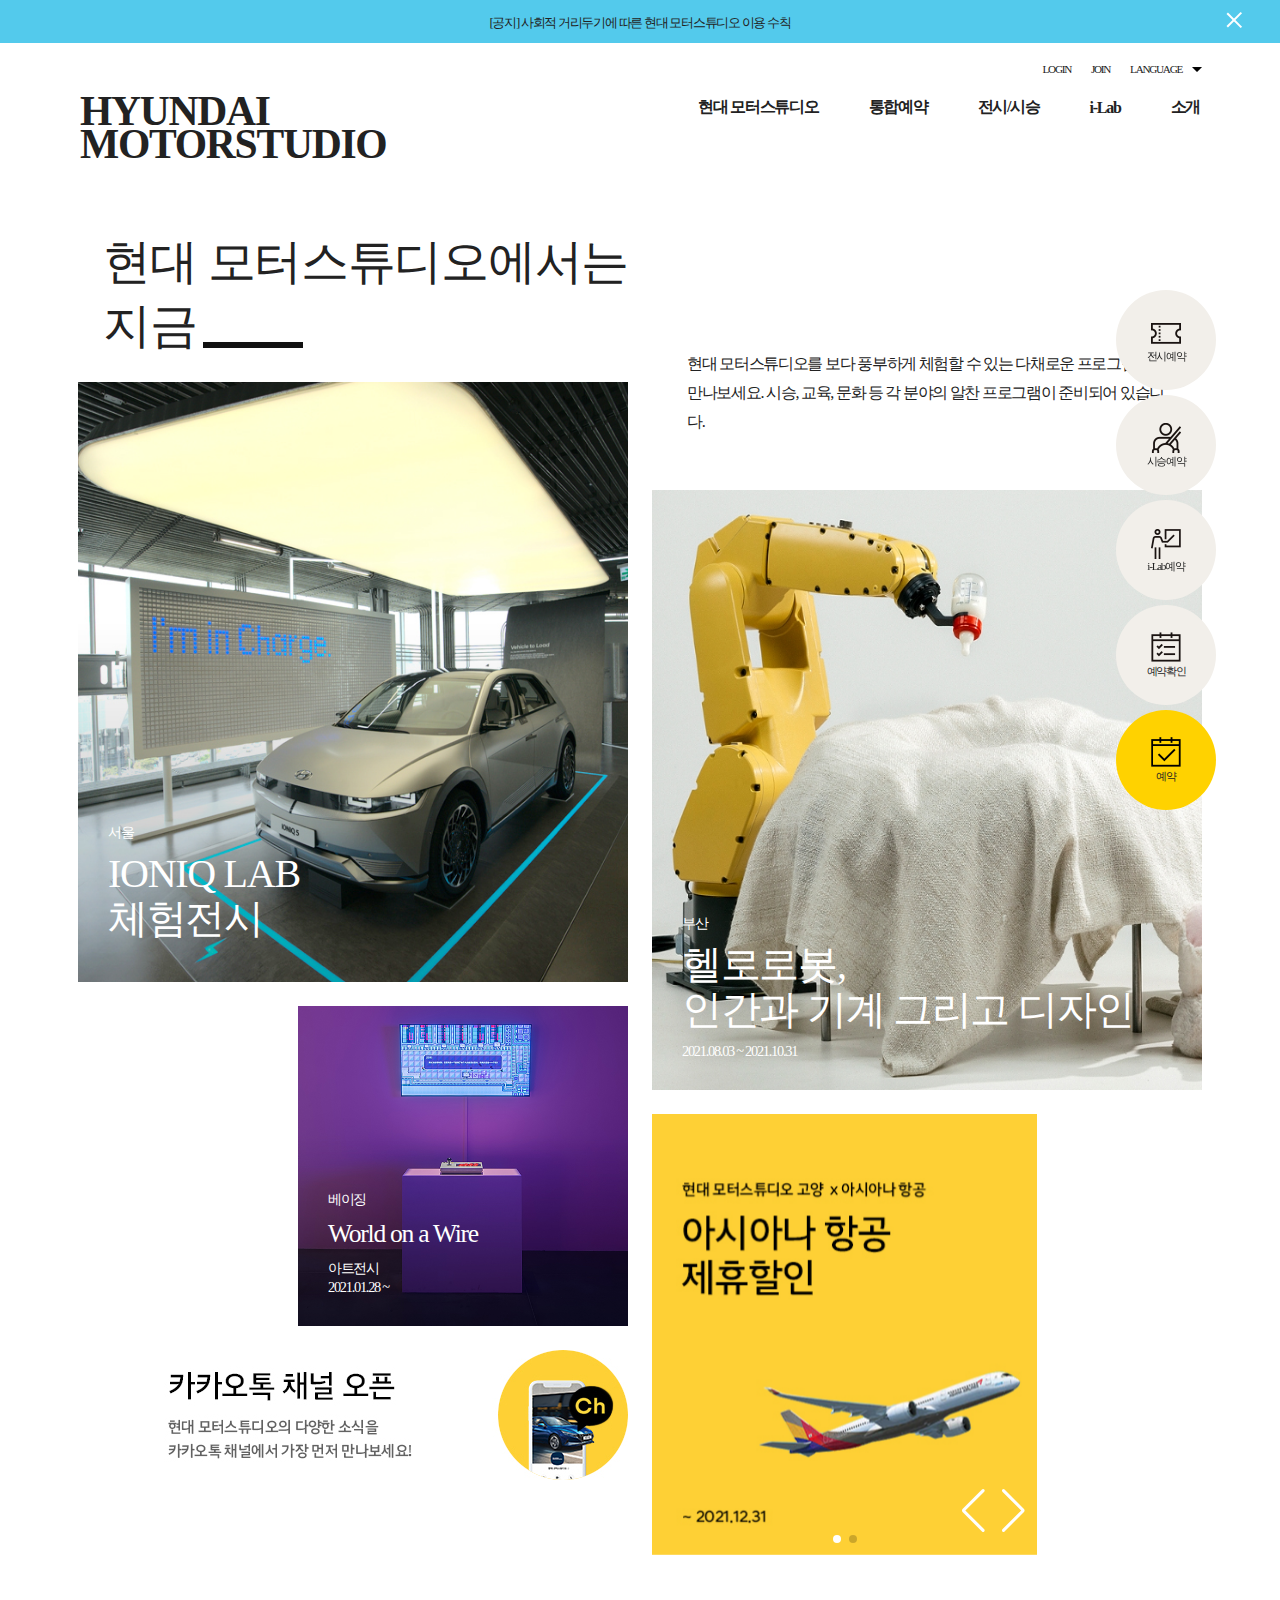
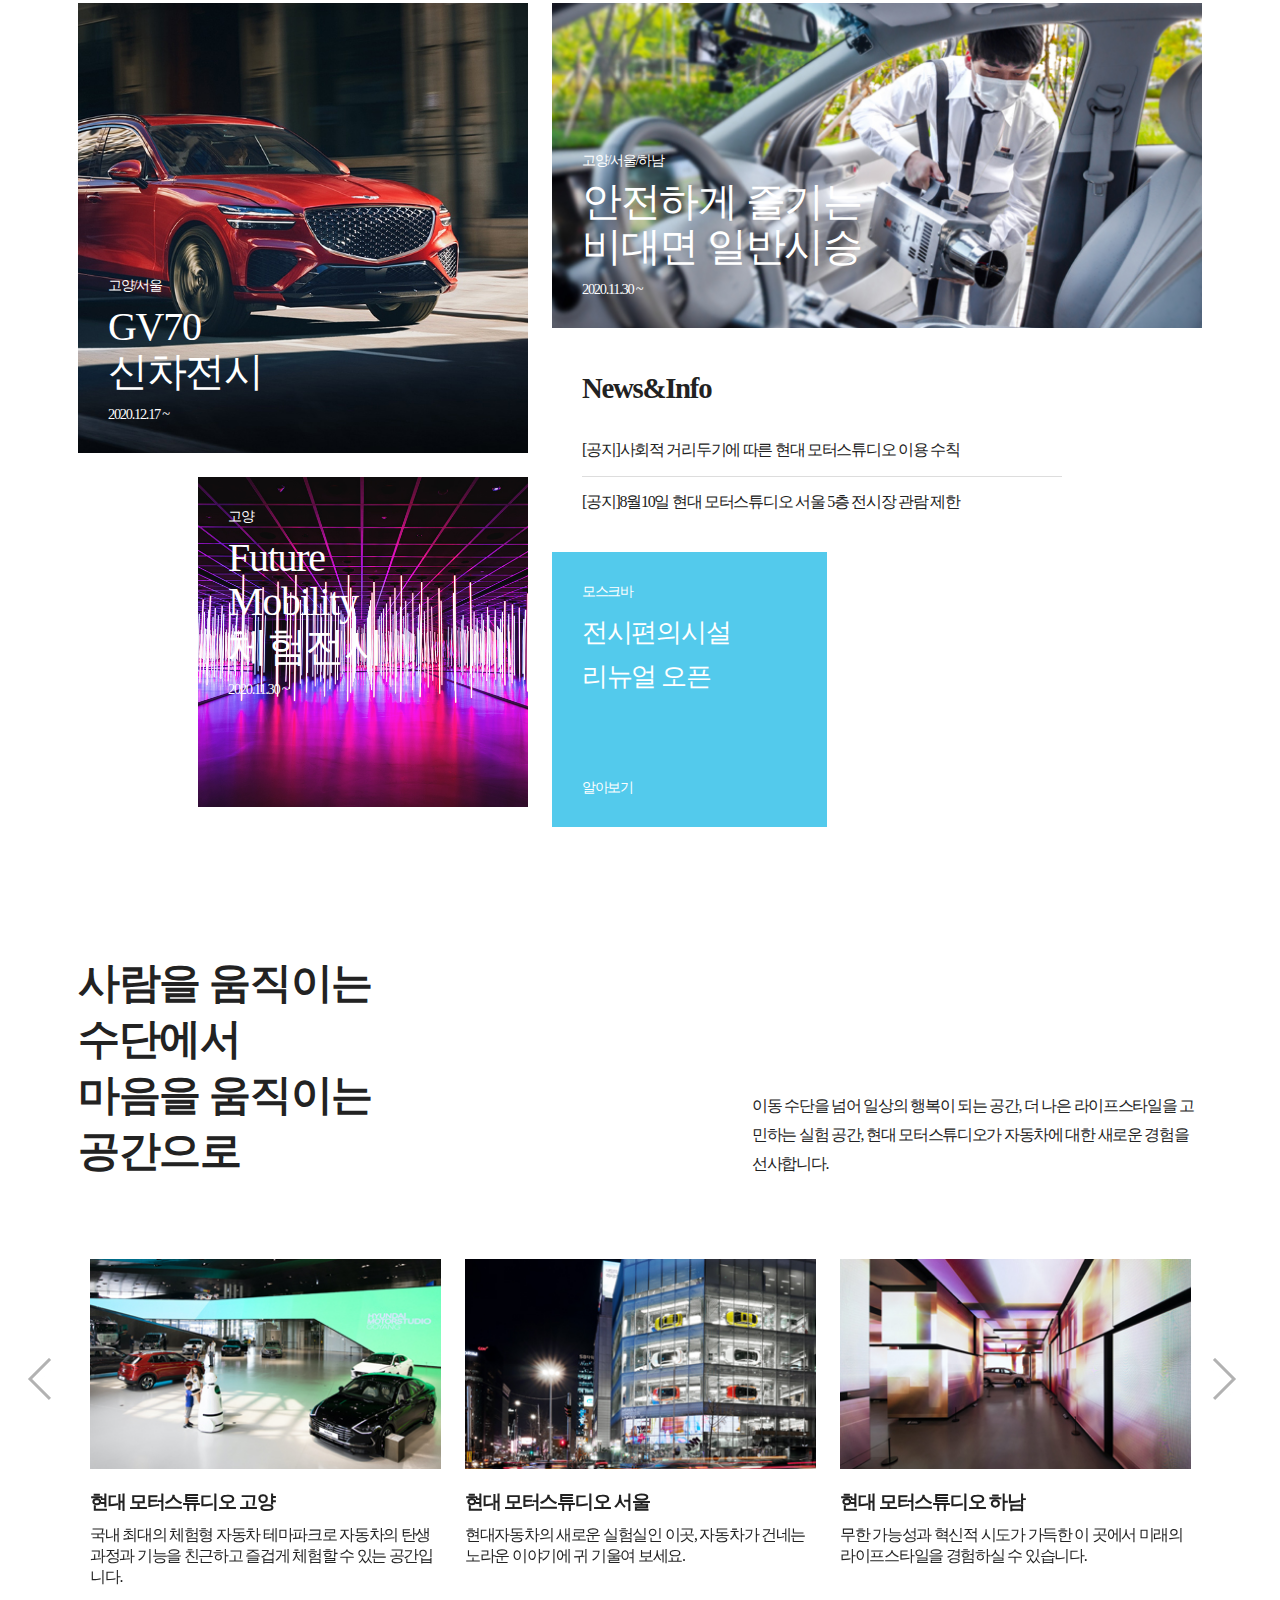
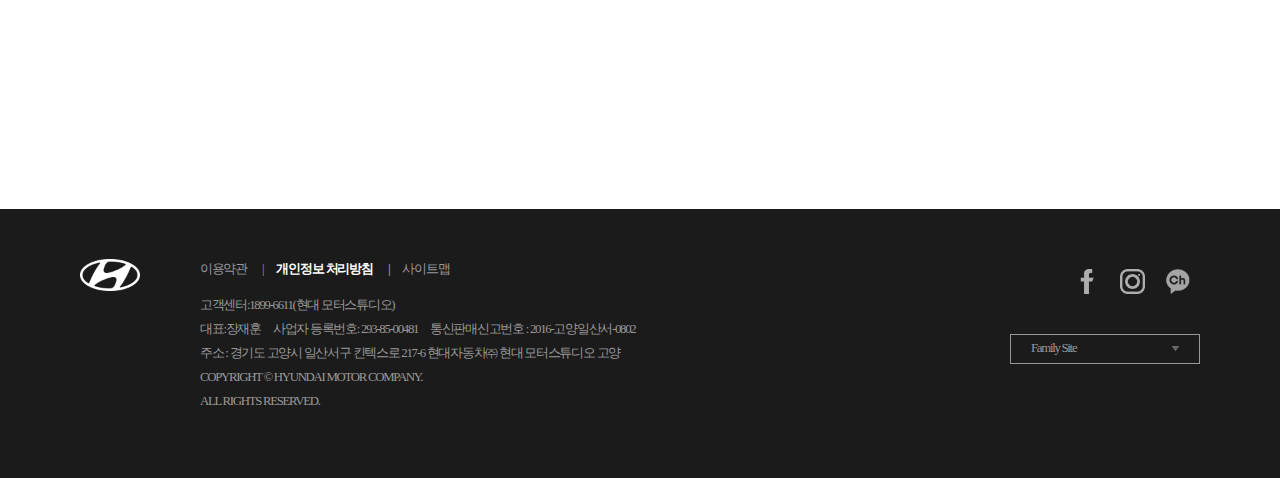
<file: index.html>
<!DOCTYPE html>
<html lang="en">
<head>
    <meta charset="UTF-8">
    <meta http-equiv="X-UA-Compatible" content="IE=edge">
    <meta name="viewport" content="width=device-width, initial-scale=1.0">
    <title>Document</title>
    <link href="./css/index.css" rel="stylesheet">
    <!-- <link rel="stylesheet" href="https://unpkg.com/swiper/swiper-bundle.css" /> -->
    <link rel="stylesheet" href="https://unpkg.com/swiper/swiper-bundle.min.css" />

    <!-- <script src="https://unpkg.com/swiper/swiper-bundle.js"></script> -->
    <script src="https://unpkg.com/swiper/swiper-bundle.min.js"></script>
    <script src="https://code.jquery.com/jquery-2.2.0.min.js" type="text/javascript"></script>
    <script src="./js/slick.min.js"></script>
    <script src="./js/common.js"></script>
</head>
<body>
    <header>
        <div class="notice">
            <a>[공지] 사회적 거리두기에 따른 현대 모터스튜디오 이용 수칙</a>
            <a>[공지] 8월 10일 현대 모터스튜디오 서울 5층 전시장 관람 제한</a>
            <div class="close_btn">
                <span>닫기버튼</span>
            </div>
        </div>
        <div class="size-off">
            <a href="https://motorstudio.hyundai.com/ln/login.do">LOGIN</a>
            <a href="https://prd.kr-ccapi.hyundai.com/web/v1/user/agreement" target="_blank">JOIN</a>
            <a class="btn_lang">LANGUAGE <img src="./img/icon3.jpg">
                <ul class="language">
                    <li>한국어</li>
                    <li>English</li>
                    <li>中文</li>
                </ul>
            </a>
        </div>
        <div class="header">
            <a href="#">HYUNDAI<br>MOTORSTUDIO</a>
            <nav class="navigation">
                <div>
                    <article>
                        <div>
                            <ul class="language2">
                                <li>한국어</li>
                                <li>English</li>
                                <li>中文</li>
                            </ul>
                            <div class="menu-close">
                                <span></span>
                                <span></span>
                                <span></span>
                            </div>
                        </div>
                        <a href="#">HYUNDAI<br>MOTORSTUDIO</a>
                        <a>LOGIN</a>
                        <a>JOIN</a>
                    </article>
                    <ul class="mainnav">
                        <li>
                            <a>
                                <span>현대 모터스튜디오</span><i class="direction"></i>
                            </a>
                            <ul class="depth1">
                                <li><a>고양<i>KOR</i></a></li>
                                <li><a href="sub.html">서울<i>KOR</i></a></li>
                                <li><a>하남<i>KOR</i></a></li>
                                <li><a>부산<i>KOR</i></a></li>
                                <li><a>베이징<i>CHN</i></a></li>
                                <li><a>모스크바<i>RUS</i></a></li>                                
                            </ul>
                        </li>
                        <li>
                            <a>
                                <span>통합예약</span><i class="direction"></i>
                            </a>
                            <ul class="depth1">
                                <li><a>전시예약</a></li>
                                <li><a>시승예약</a></li>
                                <li><a>i-Lab예약</a></li>
                            </ul>
                        </li>
                        <li>
                            <a>
                                <span>전시/시승</span><i class="direction"></i>
                            </a>
                                
                            <ul class="depth1">
                                <li><a>체험전시</a></li>
                                <li><a>차량전시</a></li>
                                <li><a>아트전시</a></li>
                                <li><a>시승안내</a></li>
                            </ul>
                        </li>
                        <li><a>
                                <span>i-Lab</span><i class="direction"></i>
                            </a>
                            <ul class="depth1">
                                <li><a>i-Lab이란</a></li>
                                <li><a>워크샵</a></li>
                                <li><a>키즈</a></li>
                            </ul>
                        </li>
                        <li>
                            <a>
                                <span>소개</span><i class="direction"></i>
                            </a>
                                
                            <ul class="depth1">
                                <li><a>브랜드</a></li>
                                <li><a>공지사항</a></li>
                                <li><a>이용안내</a></li>
                                <li><a>이벤트</a></li>
                                <li><a>뉴스룸</a></li>
                            </ul>
                        </li>
                    </ul>
                </div>
            </nav>
            <div class="menu-open">
                <span></span>
                <span></span>
                <span></span>
            </div>
        </div>
        <!-- <article class="menu-pop">
        </article> -->
    </header>

    <main class="container">
        <section>
            <!-- 첫번째 섹션 왼쪽 이미지 -->
            <article class="s1_left">
                <div>
                    <p>현대 모터스튜디오에서는</p>
                    <p>지금</p>
                </div>
                <div>
                    <img src="img/20210514141352155.jpg">
                    <span></span>
                    <div>
                        <small>서울</small>
                        <p>IONIQ LAB<br>
                           체험전시</p>
                    </div>
                    <a>Learn more ></a>
                </div>
                <div>
                    <img src="img/20210225143625330.jpg">
                    <div>
                        <small>베이징</small>
                        <p>World on a Wire</p>
                        <small>아트전시<br>
                            2021.01.28 ~</small>    
                    </div>
                </div>
                <div>
                    <img src="img/20201220184005819.jpg">
                </div>
            </article>
            
            <!-- 첫번째 섹션 오른쪽이미지 -->
            <article class="s1_right">
                <div>
                    현대 모터스튜디오를 보다 풍부하게 체험할 수 있는 다채로운 프로그램을 만나보세요. 시승, 교육, 문화 등 각 분야의 알찬 프로그램이 준비되어 있습니다.
                </div>
                <div>
                    <img src="img/20210803170905747.jpg">
                    <span></span>
                    <div>
                        <small>부산</small>
                        <p>헬로로봇,<br>
                           인간과 기계 그리고 디자인
                        </p>
                        <small>2021.08.03 ~ 2021.10.31</small>
                    </div>
                    <a>Learn more ></a>
                </div>
                <div class="swiper-container">
                    <!-- Additional required wrapper -->
                    <div class="swiper-wrapper">
                      <!-- Slides -->
                      <div class="swiper-slide"><img src="img/20210215112332623.jpg"></div>
                      <div class="swiper-slide"><img src="img/20210215112629283.jpg"></div>
                    </div>
                    <!-- 닷 -->
                    <div class="swiper-pagination"></div>
                  
                    <!-- 좌우버튼 -->
                    <div class="swiper-button-prev"></div>
                    <div class="swiper-button-next"></div>
                  
                    <!-- 스크롤바 -->
                    <!-- <div class="swiper-scrollbar"></div> -->
                </div>
                <!-- Slider main container -->
            </article>
        </section>

        <section>
        <!---------- 두번째 섹션 왼쪽 이미지 ------------------>
            <article class="s2_left">
                <div>
                    <img src="img/20201218152135658.jpg">
                    <div>
                        <small>고양/서울</small>
                        <p>GV70<br>
                           신차전시</p>
                        <small>2020.12.17 ~</small>
                    </div>
                </div>
                <div>
                    <img src="img/20201218154830106.jpg">
                    <div>
                        <small>고양</small>
                        <p>Future<br>
                           Mobility<br>
                           체험전시
                        </p>
                        <small>2020.11.30 ~</small>
                    </div>
                </div>
            </article>
            <!-- 두번째 섹션 오른쪽이미지 -->
            <article class="s2_right">
                <div>
                    <img src="img/20201218155037113.jpg">
                    <div>
                        <small>고양/서울/하남</small>
                        <p>안전하게 즐기는<br>
                           비대면 일반시승</p>
                        <small>2020.11.30 ~</small>
                    </div>
                </div>
                <div class="news">
                    <h3>News&Info</h3>
                    <p>[공지]사회적 거리두기에 따른 현대 모터스튜디오 이용 수칙</p>
                    <p>[공지]8월10일 현대 모터스튜디오 서울 5층 전시장 관람 제한</p>
                </div>
                <div>
                    <div>
                        <small>모스크바</small>
                        <p>전시편의시설<br>
                           리뉴얼 오픈</p>
                    </div>
                    <a>알아보기</a>
                </div>
            </article>
        </section>

        <section class="s3">
            <div class="s3_top">
                <h2>사람을 움직이는 수단에서<br>
                    마음을 움직이는 공간으로</h2>
                <p>이동 수단을 넘어 일상의 행복이 되는 공간, 더 나은 라이프스타일을 고민하는 실험 공간, 현대 모터스튜디오가 자동차에 대한 새로운 경험을 선사합니다.</p>
            </div>
            <!------------ 세번째 섹션 슬라이드 ----------->
            <div class="s3_main">
                <article class="regular slider">
                <!-- 
                    <div>
                        <img src="img/img_strg_01.jpg">
                        <h3>현대 모터스튜디오 고양</h3>
                        <P>국내 최대의 체험형 자동차 테마파크로 자동차의 탄생 과정과 기능을 친근하고 즐겁게 체험할 수 있는 공간입니다.</P>
                    </div>
                    <div>
                        <img src="img/img_strg_02.jpg">
                        <h3>현대 모터스튜디오 서울</h3>
                        <P>현대자동차의 새로운 실험실인 이곳, 자동차가 건네는 노라운 이야기에 귀 기울여 보세요.</P>
                    </div>
                    <div>
                        <img src="img/img_strg_03.jpg">
                        <h3>현대 모터스튜디오 하남</h3>
                        <P>무한 가능성과 혁신적 시도가 가득한 이 곳에서 미래의 라이프스타일을 경험하실 수 있습니다.</P>
                    </div>
                    <div>
                        <img src="img/img_strg_busan.jpg">
                        <h3>현대 모터스튜디오 부산</h3>
                        <P>Design to live by<br>평범한 일상을 풍요롭게 하는 디자인 체험공간</P>
                    </div>
                    <div>
                        <img src="img/img_strg_04.jpg">
                        <h3>현대 모터스튜디오 베이징</h3>
                        <P>창의적인 생각과 예술을 통해 고객과 소통합니다.</P>
                    </div> 
                -->
                </article>
                <!-- 
                    <span><img src="img/arrow_idxslide_prev.png"></span>
                    <span><img src="img/arrow_idxslide_next.png"></span>
                -->

            </div>
        </section>
        <aside>
            <div class="aside">
                    <div>
                        <div class="reserve_fix">
                            <img src="img/reserve_icon_00.png">
                            <span>예약</span>
                        </div>
                        <figure class="topbtn">
                            <a>TOP</a>
                        </figure>
                    </div>
                    <div class="sub-reserve">            
                        <img src="img/reserve_icon_04.png">
                        <span>예약확인</span>
                    </div>
                    <div class="sub-reserve">
                        <img src="img/reserve_icon_03.png">
                        <span>i-Lab예약</span>
                    </div>    
                    <div class="sub-reserve">
                        <img src="img/reserve_icon_02.png">
                        <span>시승예약</span>
                    </div>
                    <div class="sub-reserve">
                        <img src="img/reserve_icon_01.png">
                        <span>전시예약</span>         
                    </div>
            </div>
        </aside>
    </main>
    <footer></footer>
    <script src="./js/index.js"></script>
</body>
</html>
</file>
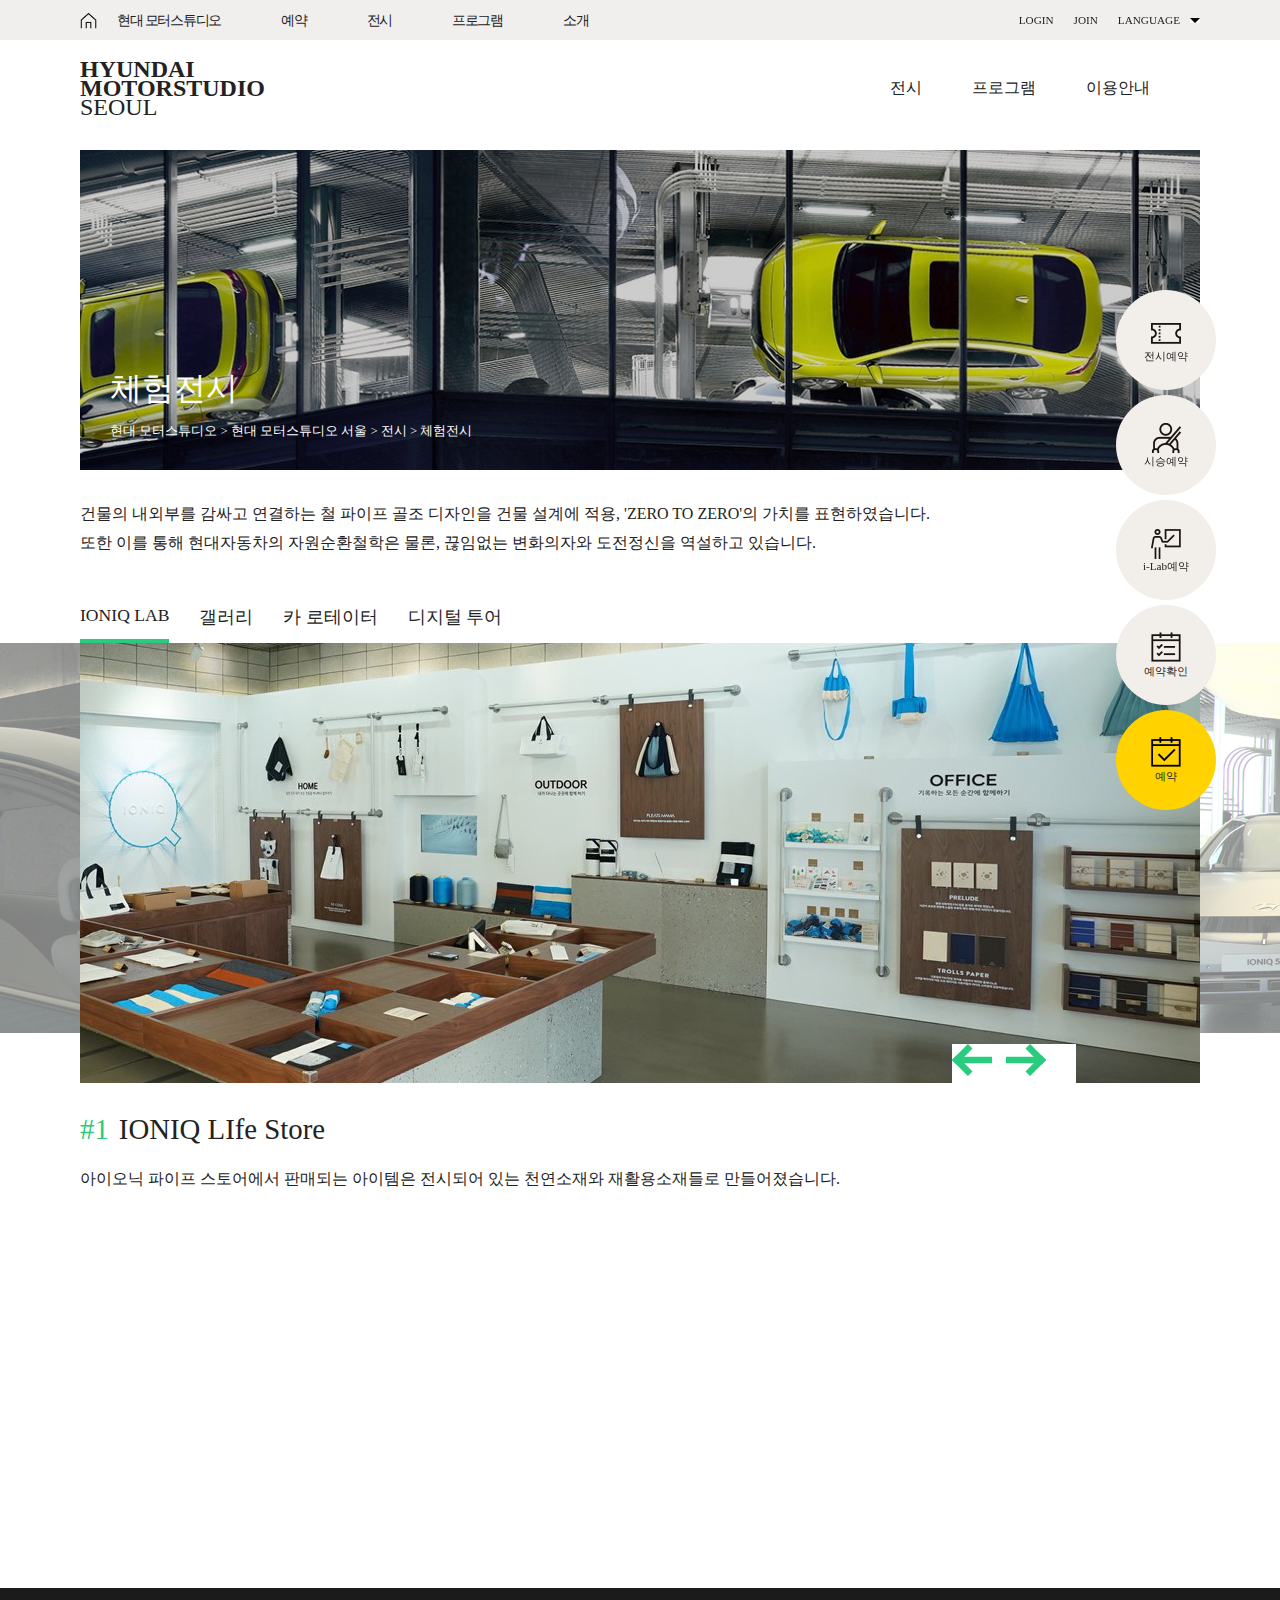
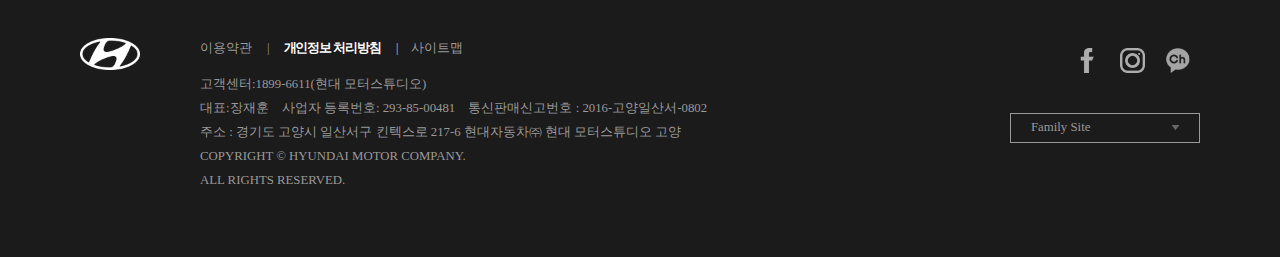
<file: sub.html>
<!DOCTYPE html>
<html lang="en">
<head>
    <meta charset="UTF-8">
    <meta http-equiv="X-UA-Compatible" content="IE=edge">
    <meta name="viewport" content="width=device-width, initial-scale=1.0">
    <title>Document</title>
    <link href="./css/sub.css" rel="stylesheet">
    <script src="https://code.jquery.com/jquery-2.2.0.min.js" type="text/javascript"></script>
    <script src="./js/slick.min.js"></script>
    <script src="./js/common.js"></script>
</head>
<body>
    <header>
        <div class="main_nav">
            <div class="topmenu">
                <div>
                    <a href="index.html"><img src="img/icon_home_bk.png"></a>
                    <div>현대 모터스튜디오
                        <ul>
                            <li>현대 모터스튜디오란?</li>
                            <li><a>고양</a><i>KOR</i></li>
                            <li><a>서울</a><i>KOR</i></li>
                            <li><a>하남</a><i>KOR</i></li>
                            <li><a>부산</a><i>KOR</i></li>
                            <li><a>베이징</a><i>CHN</i></li>
                            <li><a>모스크바</a><i>RUS</i></li>
                        </ul>
                    </div>
                    <div>예약
                        <ul> 
                            <li>전시예약</li>
                            <li>시승예약</li>
                            <li>프로그램예약</li>
                        </ul>
                    </div>
                    <div>전시
                        <ul>
                            <li>체험전시</li>
                            <li>차량전시</li>
                            <li>아트전시</li>
                        </ul>
                    </div>
                    <div>프로그램
                        <ul>
                            <li>모빌리티 워크샵</li>
                            <li>키즈 워크샵</li>
                            <li>시승</li>
                            <li>마스터 토크</li>
                        </ul>
                    </div>
                    <div>소개
                        <ul>
                            <li>공지사항</li>
                            <li>이용안내</li>
                            <li>이벤트</li>
                            <li>뉴스룸</li>
                        </ul>
                    </div>
                </div>
                <div class="topjoin">
                    <a href="https://motorstudio.hyundai.com/ln/login.do">LOGIN</a>
                    <a href="https://prd.kr-ccapi.hyundai.com/web/v1/user/agreement" target="_blank">JOIN</a>
                    <a class="btn_lang">LANGUAGE <img src="./img/icon3.jpg">
                        <ul class="language">
                            <li>한국어</li>
                            <li>English</li>
                            <li>中文</li>
                        </ul>
                    </a> 
                </div>
            </div>
        </div>
        <div>
            <div class="sec_nav">
                <h2>HYUNDAI<br>
                    MOTORSTUDIO<br>
                    <small>SEOUL</small>
                </h2>
                <div>
                    <div>전시
                        <ul>
                            <li>체험전시</li>
                            <li>차량전시</li>
                            <li>아트전시</li>
                        </ul>
                    </div>
                    <div>프로그램
                        <ul>
                            <li>모빌리티 워크샵</li>
                            <li>키즈 워크샵</li>
                            <li>시승</li>
                        </ul>
                    </div>
                    <div>이용안내
                        <ul>
                            <li>공지사항</li>
                            <li>이벤트</li>
                            <li>이용정보</li>
                            <li>층변안내</li>
                            <li>편의시설</li>
                            <li>오시는길</li>
                        </ul>
                    </div>
                </div>
            </div>
        </div>
    </header>
    <main>
        <section class="section_1">
            <div>
                <img src="img/bg_so_experience.jpg">
                <div> 
                    <p>체험전시</p>
                    <a>현대 모터스튜디오 > 현대 모터스튜디오 서울 > 전시 > 체험전시</a>
                </div>
            </div>
            <div>
                건물의 내외부를 감싸고 연결하는 철 파이프 골조 디자인을 건물 설계에 적용, 'ZERO TO ZERO'의 가치를 표현하였습니다.<br>
                또한 이를 통해 현대자동차의 자원순환철학은 물론, 끊임없는 변화의자와 도전정신을 역설하고 있습니다.
            </div>
        </section>
        <section class="section_2">
            <ul>
                <li class="tapbtn active">IONIQ LAB</li>
                <li class="tapbtn">갤러리</li>
                <li class="tapbtn">카 로테이터</li>
                <li class="tapbtn">디지털 투어</li>
            </ul>
            <div class="tapimg active">
                <div class="slider">
                    <div>
                        <a><img src="./img/img_ioniqlab_01.jpg"></a>
                        <p><i>#1</i>IONIQ LIfe Store</p>
                        <span>아이오닉 파이프 스토어에서 판매되는 아이템은 전시되어 있는 천연소재와 재활용소재들로 만들어졌습니다.</span>
                    </div>
                    <div>
                        <a><img src="img/img_ioniqlab_02.jpg"></a>
                        <p><i>#2</i>IONIQ Charging Station</p>
                        <span>IONIQ 5는 초급속 충전기로 단 18분이면 10% 에서 80%까지 충전할 수 있습니다. 또한 5분 충전으로 약 100km 주행 가능합니다.</span>
                    </div>
                </div>
            </div>

            <div class="tapimg">
                <div class="slider">
                    <div>
                        <a><img src="./img/img_ZEROTOZERO01.jpg"></a>
                    </div>
                    <div>
                        <a><img src="./img/img_ZEROTOZERO02.jpg"></a>
                    </div>
                    <div>
                        <a><img src="./img/img_ZEROTOZERO03.jpg"></a>
                    </div>
                </div>
                <div class="tap2_exp">
                    <h2>현대자동차의 철학과 가치를 표현하는 'ZERO TO ZERO'</h2>
                    <p>
                        쇳물에서 자동차까지'로 대변되는 현대자동차의 자원순환철학은 'ZERO TO ZERO'라는 슬로건에 잘 반영되어 있습니다.<br>
                        이는 용광로에서 쇳물을 뽑아 자동차를 생산하고 폐차한 자동차로 다시 철강을 생산하는 현대자동차의 환경 자원순환철학을 의미합니다.<br>
                        현대 모터스튜디오 서울 역시 건물의 내·외부를 감싸고 연결하는 철 파이프 골조 디자인을 건물 설계에 적용, 'ZERO TO ZERO'의 가치를 표현하였습니다.<br>
                        또한 이를 통해 현대자동차의 자원순환철학은 물론, 끊임없는 변화의지와 도전정신을 역설하고 있습니다.
                    </p>
                </div>
            </div>
            <div class="tapimg">
                <div class="slider">
                    <div>   
                        <a><img src="./img/img_car_rotator01.jpg"></a>
                        <p>예술로 승화시킨 품질에 대한 자긍심</p>
                        <span>현대 모터스튜디오 서울은 3층에서 5층까지 각 층별로 3대씩 총 9대의 자동차를 다양한 각도로 설치, 기존과 전혀 다른 관점에서 자동차를 바라볼 수 있는 기회를 제공합니다.<br>
                            특히 평소 보기 힘든 언더커버 부분을 과감하게 드러내 현대자동차의 정교한 마감 디테일과 독보적인 기술 역량을 눈으로 직접 확인할 수 있도록 하였습니다.
                        </span>
                    </div>
                    <div>   
                        <a><img src="./img/img_car_rotator02.jpg"></a>
                        <p>자동차는 땅과 평행을 이루어야 한다?</p>
                        <span>현대 모터스튜디오 서울에 전시된 카 로테이터는 '자동차는 땅과 평행을 이루어야 한다'는 고정관념을 파괴합니다. <br>
                            움직이지 않지만 어디든 갈 수 있는 역동성, 바닥까지도 과감하게 보여주는 투명성, 보이는 각도에 따라 새로운<br>
                            관점을 제시하는 예술성 등 정형화된 틀을 벗어나 계속 변화하며 움직이려는 시도는, 끊임없이 새로운 가치를 <br>
                            창조하고자 하는 현대자동차의 철학을 반영하고 있습니다. 또한 카 로테이터는 보이는 각도와 구조에 따라 <br>
                            자동차의 색다른 묘미를 감상할 수 있는 하나의 예술작품이자 현대자동차의 자신감과 열정을 반영하는 매개입니다.
                        </span>
                    </div>
                    <div>   
                        <a><img src="./img/img_car_rotator03.jpg"></a>
                        <p>자동차가 뒤집혀 있다면?</p>
                        <span>현대 모터스튜디오 서울은 3층에서 5층까지 각 층별로 3대씩 총 9대의 자동차를 다양한 각도로 설치, 기존과 전혀 다른 관점에서 자동차를 바라볼 수 있는 기회를 제공합니다.<br>
                            특히 평소 보기 힘든 언더커버 부분을 과감하게 드러내 현대자동차의 정교한 마감 디테일과 독보적인 기술 역량을 눈으로 직접 확인할 수 있도록 하였습니다.
                        </span>
                    </div>
                </div>
            </div>
            <div class="tapimg">
                <div class="player">
                    <iframe src="https://player.vimeo.com/video/488781728?autoplay=0&amp;loop=1&amp;title=0&amp;background=0" frameborder="0" allowfullscreen="">
                    </iframe>
                </div>
            </div>
        </section>
        <aside>
            <div class="aside">
                    <div>
                        <div class="reserve_fix">
                            <img src="img/reserve_icon_00.png">
                            <span>예약</span>
                        </div>
                        <figure class="topbtn">
                            <a>TOP</a>
                        </figure>
                    </div>
                    <div class="sub-reserve">            
                        <img src="img/reserve_icon_04.png">
                        <span>예약확인</span>
                    </div>
                    <div class="sub-reserve">
                        <img src="img/reserve_icon_03.png">
                        <span>i-Lab예약</span>
                    </div>    
                    <div class="sub-reserve">
                        <img src="img/reserve_icon_02.png">
                        <span>시승예약</span>
                    </div>
                    <div class="sub-reserve">
                        <img src="img/reserve_icon_01.png">
                        <span>전시예약</span>         
                    </div>
            </div>
        </aside>
    </main>
    <footer></footer>
    <script src="./js/sub.js"></script>
</body>
</html>
</file>
<file: css/index.css>
@charset "UTF-8";
@import url("common.css");
* {
  letter-spacing: -0.08rem;
}

/***************************** 본문 전체 ******************************/
body.active {
  overflow: hidden;
}

.container {
  margin-top: 230px;
  margin-bottom: 50px;
}

.container section {
  width: 1124px;
  margin: 0 auto;
  margin-top: 24px;
  display: -webkit-box;
  display: -ms-flexbox;
  display: flex;
  -webkit-box-pack: justify;
      -ms-flex-pack: justify;
          justify-content: space-between;
  -webkit-box-align: start;
      -ms-flex-align: start;
          align-items: flex-start;
}

/* after{animation: loadShow 1s 1.8s ease-in-out forwards;} */
header {
  position: fixed;
  left: 0;
  top: 0;
  width: 100%;
  background-color: #fff;
  z-index: 10000;
  /********************** 로그인, 가입, 언어변경***********************/
}

header .notice {
  width: 100%;
  height: 43px;
  display: -webkit-box;
  display: -ms-flexbox;
  display: flex;
  -webkit-box-orient: vertical;
  -webkit-box-direction: normal;
      -ms-flex-direction: column;
          flex-direction: column;
  -webkit-box-pack: start;
      -ms-flex-pack: start;
          justify-content: flex-start;
  -webkit-box-align: center;
      -ms-flex-align: center;
          align-items: center;
  overflow: hidden;
  position: relative;
}

header .notice > a {
  display: -webkit-box;
  display: -ms-flexbox;
  display: flex;
  -webkit-box-pack: center;
      -ms-flex-pack: center;
          justify-content: center;
  -webkit-box-align: center;
      -ms-flex-align: center;
          align-items: center;
  font-size: 13px;
  -webkit-animation: notice 9s infinite;
          animation: notice 9s infinite;
}

header .notice > a:nth-child(1) {
  width: 100%;
  height: 45px;
  background-color: #53caec;
  -ms-flex-negative: 0;
      flex-shrink: 0;
}

header .notice > a:nth-child(2) {
  width: 100%;
  height: 45px;
  background-color: #ffd200;
  -ms-flex-negative: 0;
      flex-shrink: 0;
}

header .notice .close_btn {
  position: absolute;
  right: 35px;
  top: 18px;
  display: -webkit-box;
  display: -ms-flexbox;
  display: flex;
  -webkit-box-pack: center;
      -ms-flex-pack: center;
          justify-content: center;
  -webkit-box-align: center;
      -ms-flex-align: center;
          align-items: center;
}

header .notice .close_btn span {
  font-size: 0;
}

header .notice .close_btn span::before {
  content: '';
  display: block;
  width: 20px;
  height: 2px;
  background-color: #fff;
  -webkit-transform: rotate(-45deg) translate(-1px);
          transform: rotate(-45deg) translate(-1px);
}

header .notice .close_btn span::after {
  content: '';
  display: block;
  width: 20px;
  height: 2px;
  background-color: #fff;
  -webkit-transform: rotate(45deg) translate(-1px);
          transform: rotate(45deg) translate(-1px);
}

header .notice .close_btn:hover {
  -webkit-transition: 0.3s;
  transition: 0.3s;
  -webkit-transform: rotate(-90deg);
          transform: rotate(-90deg);
}

header .notice .close_btn:hover span::before {
  -webkit-transition: 0.2s 0.3s;
  transition: 0.2s 0.3s;
  -webkit-transform: rotate(-90deg) translateX(0px);
          transform: rotate(-90deg) translateX(0px);
}

header .notice .close_btn:hover span::after {
  -webkit-transition: 0.2s 0.3s;
  transition: 0.2s 0.3s;
  -webkit-transform: rotate(90deg) translateX(0px);
          transform: rotate(90deg) translateX(0px);
}

@-webkit-keyframes notice {
  40% {
    -webkit-transform: translateY(0);
            transform: translateY(0);
  }
  50% {
    -webkit-transform: translateY(-45px);
            transform: translateY(-45px);
  }
  90% {
    -webkit-transform: translateY(-45px);
            transform: translateY(-45px);
  }
  100% {
    -webkit-transform: translateY(0);
            transform: translateY(0);
  }
}

@keyframes notice {
  40% {
    -webkit-transform: translateY(0);
            transform: translateY(0);
  }
  50% {
    -webkit-transform: translateY(-45px);
            transform: translateY(-45px);
  }
  90% {
    -webkit-transform: translateY(-45px);
            transform: translateY(-45px);
  }
  100% {
    -webkit-transform: translateY(0);
            transform: translateY(0);
  }
}

header div:nth-child(1).active {
  -webkit-animation: closetop 0.5s forwards;
          animation: closetop 0.5s forwards;
  overflow: hidden;
}

@-webkit-keyframes closetop {
  100% {
    height: 0;
  }
}

@keyframes closetop {
  100% {
    height: 0;
  }
}

header div:nth-child(2) {
  max-width: 1124px;
  margin: 0 auto;
  background-color: #fff;
  display: -webkit-box;
  display: -ms-flexbox;
  display: flex;
  -webkit-box-pack: end;
      -ms-flex-pack: end;
          justify-content: flex-end;
  z-index: 998;
}

header div:nth-child(2) > a {
  display: -webkit-box;
  display: -ms-flexbox;
  display: flex;
  -webkit-box-align: center;
      -ms-flex-align: center;
          align-items: center;
  margin: 20px 0 20px 20px;
  font-size: 0.7rem;
  position: relative;
}

header div:nth-child(2) > a img {
  width: 10px;
  height: 5px;
  margin-left: 10px;
}

header div:nth-child(2) > a .language {
  display: none;
}

header div:nth-child(2) > a .language.active {
  position: absolute;
  right: 0;
  top: 30px;
  width: 90px;
  height: 100px;
  border: 1px solid #000;
  background-color: #fff;
  display: block;
  overflow: hidden;
  -webkit-animation: action1 0.5s forwards;
          animation: action1 0.5s forwards;
  z-index: 999;
}

header div:nth-child(2) > a .language.active li {
  padding: 6px 20px;
  font-size: 0.9rem;
  word-break: keep-all;
}

@-webkit-keyframes action1 {
  0% {
    height: 0;
  }
  100% {
    height: 100px;
  }
}

@keyframes action1 {
  0% {
    height: 0;
  }
  100% {
    height: 100px;
  }
}

.header {
  width: 1120px;
  margin: 0 auto;
  display: -webkit-box;
  display: -ms-flexbox;
  display: flex;
  -webkit-box-pack: justify;
      -ms-flex-pack: justify;
          justify-content: space-between;
  -webkit-box-align: start;
      -ms-flex-align: start;
          align-items: flex-start;
  margin-bottom: 50px;
  background-color: #fff;
}

.header > a {
  font-size: 2.6rem;
  font-weight: bold;
  line-height: 0.8;
}

.header .navigation > div > article {
  display: none;
}

.header .navigation > div .mainnav {
  display: -webkit-box;
  display: -ms-flexbox;
  display: flex;
  -webkit-box-pack: justify;
      -ms-flex-pack: justify;
          justify-content: space-between;
  -webkit-box-align: center;
      -ms-flex-align: center;
          align-items: center;
}

.header .navigation > div .mainnav > li {
  margin-left: 50px;
  font-size: 1.2rem;
  font-weight: bold;
  position: relative;
}

.header .navigation > div .mainnav > li > ul {
  position: absolute;
  left: 0;
  top: 30px;
  display: none;
}

.header .navigation > div .mainnav > li > ul > li {
  min-width: 80px;
  line-height: 1.5rem;
}

.header .navigation > div .mainnav > li > ul > li > a {
  width: 100%;
  display: -webkit-box;
  display: -ms-flexbox;
  display: flex;
  font-size: 0.75rem;
  color: #666;
}

.header .navigation > div .mainnav > li > ul > li > a i::before {
  content: '|';
  display: inline-block;
  padding-right: 10px;
}

.header .navigation > div .mainnav > li > ul > li > a i {
  font-style: normal;
  font-size: 0.7rem;
  color: #999;
  padding-left: 10px;
  -webkit-transition: .5s;
  transition: .5s;
  display: none;
}

.header .navigation > div .mainnav > li > ul > li:hover a {
  cursor: pointer;
  color: #29cb7e;
}

.header .navigation > div .mainnav > li > ul > li:hover i {
  cursor: pointer;
  display: block;
}

.header .navigation > div .mainnav > li .depth1.active {
  z-index: 100;
  display: block;
  -webkit-animation: mainul 0.5s 0.2s backwards;
          animation: mainul 0.5s 0.2s backwards;
}

@-webkit-keyframes mainul {
  0% {
    opacity: 0;
  }
  20% {
    opacity: 1;
  }
}

@keyframes mainul {
  0% {
    opacity: 0;
  }
  20% {
    opacity: 1;
  }
}

.header .menu-open {
  display: none;
}

header::after {
  content: '';
  display: block;
  height: 0;
  -webkit-transition: 1s;
  transition: 1s;
  position: absolute;
  left: 0;
  top: 0px;
  z-index: -1;
}

header.active::after {
  content: '';
  display: block;
  background-color: #fff;
  width: 100%;
  height: 350px;
  -webkit-box-shadow: 2px 3px 10px rgba(0, 0, 0, 0.1);
          box-shadow: 2px 3px 10px rgba(0, 0, 0, 0.1);
  -webkit-animation: ani-mainnav 0.5s forwards;
          animation: ani-mainnav 0.5s forwards;
}

@-webkit-keyframes ani-mainnav {
  0% {
    height: 0;
  }
  100% {
    height: 350px;
  }
}

@keyframes ani-mainnav {
  0% {
    height: 0;
  }
  100% {
    height: 350px;
  }
}

/***************************** 사이드// 예약 *******************************/
aside {
  position: -webkit-sticky;
  position: sticky;
  right: 0;
  bottom: 10%;
  margin-right: 5%;
  display: -webkit-box;
  display: -ms-flexbox;
  display: flex;
  -webkit-box-orient: vertical;
  -webkit-box-direction: normal;
      -ms-flex-direction: column;
          flex-direction: column;
  -webkit-box-pack: center;
      -ms-flex-pack: center;
          justify-content: center;
  -webkit-box-align: end;
      -ms-flex-align: end;
          align-items: flex-end;
  z-index: 5000;
}

.aside {
  position: relative;
  left: 0;
  bottom: 0px;
  width: 100px;
  height: 100px;
}

.aside .reserve_fix, .aside .sub-reserve {
  display: -webkit-box;
  display: -ms-flexbox;
  display: flex;
  -webkit-box-orient: vertical;
  -webkit-box-direction: normal;
      -ms-flex-direction: column;
          flex-direction: column;
  -webkit-box-pack: center;
      -ms-flex-pack: center;
          justify-content: center;
  -webkit-box-align: center;
      -ms-flex-align: center;
          align-items: center;
  width: 100px;
  height: 100px;
  border-radius: 50%;
  cursor: pointer;
}

.aside .reserve_fix span, .aside .sub-reserve span {
  font-size: 0.7rem;
}

.aside div:nth-of-type(1) {
  display: -webkit-box;
  display: -ms-flexbox;
  display: flex;
  -webkit-box-orient: vertical;
  -webkit-box-direction: normal;
      -ms-flex-direction: column;
          flex-direction: column;
  -webkit-box-pack: center;
      -ms-flex-pack: center;
          justify-content: center;
  -webkit-box-align: center;
      -ms-flex-align: center;
          align-items: center;
}

.aside div:nth-of-type(2) {
  position: absolute;
  left: 0;
  bottom: 105px;
  -webkit-animation: reserve1 1s forwards;
          animation: reserve1 1s forwards;
}

@-webkit-keyframes reserve1 {
  0% {
    bottom: 0;
  }
}

@keyframes reserve1 {
  0% {
    bottom: 0;
  }
}

.aside div:nth-of-type(3) {
  position: absolute;
  left: 0;
  bottom: 210px;
  -webkit-animation: reserve2 1s forwards;
          animation: reserve2 1s forwards;
}

@-webkit-keyframes reserve2 {
  0% {
    bottom: 0;
  }
}

@keyframes reserve2 {
  0% {
    bottom: 0;
  }
}

.aside div:nth-of-type(4) {
  position: absolute;
  left: 0;
  bottom: 315px;
  -webkit-animation: reserve3 1s forwards;
          animation: reserve3 1s forwards;
}

@-webkit-keyframes reserve3 {
  0% {
    bottom: 0;
  }
}

@keyframes reserve3 {
  0% {
    bottom: 0;
  }
}

.aside div:nth-of-type(5) {
  position: absolute;
  left: 0;
  bottom: 420px;
  -webkit-animation: reserve4 1s forwards;
          animation: reserve4 1s forwards;
}

@-webkit-keyframes reserve4 {
  0% {
    bottom: 0;
  }
}

@keyframes reserve4 {
  0% {
    bottom: 0;
  }
}

.aside > div.active {
  position: absolute;
  -webkit-animation: reserveoff 1s forwards;
          animation: reserveoff 1s forwards;
  z-index: -1;
}

@-webkit-keyframes reserveoff {
  100% {
    left: 0;
    bottom: 0px;
  }
}

@keyframes reserveoff {
  100% {
    left: 0;
    bottom: 0px;
  }
}

.reserve_fix {
  background-color: #ffd200;
}

.sub-reserve {
  position: absolute;
  right: 0;
  bottom: 0;
  background-color: #f2efea;
  z-index: -1;
}

.sub-reserve:hover {
  -webkit-transition: 0.5s;
  transition: 0.5s;
  background-color: #ffd200;
}

.topbtn {
  padding-top: 15px;
  -webkit-transition: 1s;
  transition: 1s;
  opacity: 0;
  z-index: 5000;
}

.topbtn > a {
  position: relative;
}

.topbtn > a::before {
  content: '';
  display: block;
  width: 13px;
  height: 2px;
  background-color: #000;
  -webkit-transform: rotate(45deg);
          transform: rotate(45deg);
  position: absolute;
  right: 3px;
  top: -5px;
}

.topbtn > a::after {
  content: '';
  display: block;
  width: 13px;
  height: 2px;
  background-color: #000;
  -webkit-transform: rotate(-45deg);
          transform: rotate(-45deg);
  position: absolute;
  right: 11px;
  top: -5px;
}

.topbtn.active {
  opacity: 1;
}

.topbtn.active:hover {
  cursor: pointer;
}

/***************************** 첫번째 섹션 왼쪽 *******************************/
.s1_left {
  width: 550px;
  overflow: hidden;
  display: -webkit-box;
  display: -ms-flexbox;
  display: flex;
  -webkit-box-orient: vertical;
  -webkit-box-direction: normal;
      -ms-flex-direction: column;
          flex-direction: column;
  -webkit-box-pack: start;
      -ms-flex-pack: start;
          justify-content: flex-start;
  -webkit-box-align: end;
      -ms-flex-align: end;
          align-items: flex-end;
}

.s1_left > div {
  margin-bottom: 24px;
}

.s1_left > div:nth-child(1) p:nth-child(1) {
  font-size: 3rem;
  -webkit-animation: load1 1.5s forwards;
          animation: load1 1.5s forwards;
}

@-webkit-keyframes load1 {
  0% {
    -webkit-transform: translateY(-100%);
            transform: translateY(-100%);
  }
}

@keyframes load1 {
  0% {
    -webkit-transform: translateY(-100%);
            transform: translateY(-100%);
  }
}

.s1_left > div:nth-child(1) p:nth-child(2) {
  font-size: 3rem;
  opacity: 1;
  position: relative;
  -webkit-animation: load2 1.5s 1s backwards;
          animation: load2 1.5s 1s backwards;
}

@-webkit-keyframes load2 {
  0% {
    opacity: 0;
    -webkit-transform: translateY(-50%);
            transform: translateY(-50%);
  }
}

@keyframes load2 {
  0% {
    opacity: 0;
    -webkit-transform: translateY(-50%);
            transform: translateY(-50%);
  }
}

.s1_left > div:nth-child(1) p:nth-child(2)::after {
  content: '';
  display: block;
  width: 100px;
  height: 6px;
  background-color: #111;
  position: absolute;
  left: 100px;
  bottom: 10px;
  -webkit-animation: load3 1.5s 2.5s backwards;
          animation: load3 1.5s 2.5s backwards;
}

@-webkit-keyframes load3 {
  0% {
    width: 100px;
  }
  50% {
    width: 100%;
  }
}

@keyframes load3 {
  0% {
    width: 100px;
  }
  50% {
    width: 100%;
  }
}

.s1_left > div:nth-child(2) {
  width: 100%;
  height: 600px;
  overflow: hidden;
  position: relative;
}

.s1_left > div:nth-child(2) > img {
  -webkit-transition: 1s;
  transition: 1s;
  width: 100%;
  height: 100%;
}

.s1_left > div:nth-child(2) > div {
  position: absolute;
  width: 100%;
  left: 0;
  bottom: 0px;
  padding: 30px;
}

.s1_left > div:nth-child(2) > div > small {
  -webkit-transition: 1s;
  transition: 1s;
  color: #fff;
  font-size: 0.9rem;
}

.s1_left > div:nth-child(2) > div > p {
  -webkit-transition: 1s;
  transition: 1s;
  color: #fff;
  font-size: 2.5rem;
  line-height: 2.8rem;
  margin: 10px 0;
}

.s1_left > div:nth-child(2) > a {
  position: absolute;
  -webkit-transition: 1s;
  transition: 1s;
  right: 30px;
  bottom: 30px;
  opacity: 0;
  -webkit-transform: translateX(30px);
          transform: translateX(30px);
}

.s1_left > div:nth-child(2):hover span {
  position: absolute;
  left: 0;
  bottom: 0;
  width: 100%;
  height: 200px;
  background-color: #ffd200;
  -webkit-animation: backcolor1 0.5s 0.2s backwards;
          animation: backcolor1 0.5s 0.2s backwards;
}

@-webkit-keyframes backcolor1 {
  0% {
    -webkit-transform: translateY(200px);
            transform: translateY(200px);
  }
}

@keyframes backcolor1 {
  0% {
    -webkit-transform: translateY(200px);
            transform: translateY(200px);
  }
}

.s1_left > div:nth-child(2):hover img, .s1_left > div:nth-child(3):hover img {
  -webkit-transform: scale(1.1);
          transform: scale(1.1);
}

.s1_left > div:nth-child(2):hover small, .s1_left > div:nth-child(2):hover p {
  color: #000;
}

.s1_left > div:nth-child(2):hover a {
  opacity: 1;
  -webkit-transform: translateX(0px);
          transform: translateX(0px);
}

.s1_left > div:nth-child(3) {
  width: 60%;
  height: 320px;
  overflow: hidden;
  position: relative;
}

.s1_left > div:nth-child(3) > img {
  -webkit-transition: 1s;
  transition: 1s;
  width: 100%;
  height: 100%;
}

.s1_left > div:nth-child(3) > div {
  position: absolute;
  width: 100%;
  left: 0;
  bottom: 0px;
  padding: 30px;
}

.s1_left > div:nth-child(3) > div > small {
  -webkit-transition: 1s;
  transition: 1s;
  color: #fff;
  font-size: 0.9rem;
}

.s1_left > div:nth-child(3) > div > p {
  -webkit-transition: 1s;
  transition: 1s;
  color: #fff;
  font-size: 1.6rem;
  margin: 10px 0;
}

/***************************** 첫번째 섹션 오른쪽 *******************************/
.s1_right {
  width: 550px;
  overflow: hidden;
}

.s1_right > div:nth-child(1) {
  padding: 120px 35px 30px 35px;
  line-height: 1.8rem;
}

.s1_right > div {
  margin-bottom: 24px;
}

.s1_right > div:nth-child(2) {
  width: 100%;
  height: 600px;
  overflow: hidden;
  position: relative;
}

.s1_right > div:nth-child(2) > img {
  -webkit-transition: 1s;
  transition: 1s;
  width: 100%;
  height: 100%;
}

.s1_right > div:nth-child(2) > div {
  position: absolute;
  width: 100%;
  left: 0;
  bottom: 0px;
  padding: 30px;
}

.s1_right > div:nth-child(2) > div > small {
  -webkit-transition: 1s;
  transition: 1s;
  color: #fff;
  font-size: 0.9rem;
}

.s1_right > div:nth-child(2) > div > p {
  -webkit-transition: 1s;
  transition: 1s;
  color: #fff;
  font-size: 2.5rem;
  line-height: 2.8rem;
  margin: 10px 0;
}

.s1_right > div:nth-child(2) > a {
  position: absolute;
  -webkit-transition: 1s;
  transition: 1s;
  right: 30px;
  bottom: 30px;
  opacity: 0;
  -webkit-transform: translateX(30px);
          transform: translateX(30px);
}

.s1_right > div:nth-child(2):hover span {
  position: absolute;
  left: 0;
  bottom: 0;
  display: block;
  width: 100%;
  height: 220px;
  background-color: #23cde4;
  -webkit-animation: backcolor1 0.5s 0.2s backwards;
          animation: backcolor1 0.5s 0.2s backwards;
}

@keyframes backcolor1 {
  0% {
    -webkit-transform: translateY(220px);
            transform: translateY(220px);
  }
}

.s1_right > div:nth-child(2):hover img {
  -webkit-transform: scale(1.1);
          transform: scale(1.1);
}

.s1_right > div:nth-child(2):hover small, .s1_right > div:nth-child(2):hover p {
  color: #000;
}

.s1_right > div:nth-child(2):hover a {
  opacity: 1;
  -webkit-transform: translateX(0px);
          transform: translateX(0px);
}

.s1_right .swiper-container {
  margin: 0;
  width: 70%;
  height: auto;
  position: relative;
  margin-bottom: 24px;
  overflow: hidden;
}

.s1_right .swiper-container img {
  width: 100%;
}

.s1_right .swiper-pagination {
  position: absolute;
  left: 0;
  top: 10px;
}

.s1_right .swiper-pagination-bullet-active {
  background-color: #fff;
}

.s1_right .swiper-button-prev, .s1_right .swiper-button-next {
  color: #fff;
  top: 90%;
}

.s1_right .swiper-button-prev {
  right: 50px;
  left: auto;
}

.s1_right .swiper-button-next {
  right: 10px;
  left: auto;
}

/*****************************두번째 섹션 왼쪽*******************************/
.s2_left {
  width: 450px;
  overflow: hidden;
  display: -webkit-box;
  display: -ms-flexbox;
  display: flex;
  -webkit-box-orient: vertical;
  -webkit-box-direction: normal;
      -ms-flex-direction: column;
          flex-direction: column;
  -webkit-box-pack: start;
      -ms-flex-pack: start;
          justify-content: flex-start;
  -webkit-box-align: end;
      -ms-flex-align: end;
          align-items: flex-end;
}

.s2_left > div {
  margin-bottom: 24px;
}

.s2_left > div:nth-child(1) {
  position: relative;
  width: 100%;
  height: 100%;
  overflow: hidden;
}

.s2_left > div:nth-child(1) img {
  width: 100%;
  height: 100%;
  -webkit-transition: 1s;
  transition: 1s;
}

.s2_left > div:nth-child(1) div {
  position: absolute;
  left: 0;
  bottom: 0;
  padding: 30px;
}

.s2_left > div:nth-child(1) div small {
  -webkit-transition: 1s;
  transition: 1s;
  color: #fff;
  font-size: 0.9rem;
}

.s2_left > div:nth-child(1) div p {
  -webkit-transition: 1s;
  transition: 1s;
  color: #fff;
  font-size: 2.5rem;
  line-height: 2.8rem;
  margin: 10px 0;
}

.s2_left > div:nth-child(2) {
  position: relative;
  width: 330px;
  height: 330px;
  overflow: hidden;
}

.s2_left > div:nth-child(2) img {
  width: 100%;
  height: 100%;
  -webkit-transition: 1s;
  transition: 1s;
}

.s2_left > div:nth-child(2) div {
  position: absolute;
  left: 0;
  top: 0;
  padding: 30px;
}

.s2_left > div:nth-child(2) div small {
  -webkit-transition: 1s;
  transition: 1s;
  color: #fff;
  font-size: 0.9rem;
}

.s2_left > div:nth-child(2) div p {
  -webkit-transition: 1s;
  transition: 1s;
  color: #fff;
  font-size: 2.5rem;
  line-height: 2.8rem;
  margin: 10px 0;
}

.s2_left > div:hover img {
  -webkit-transform: scale(1.1);
          transform: scale(1.1);
}

.s2_right {
  width: 650px;
  overflow: hidden;
}

.s2_right > div {
  margin-bottom: 24px;
}

.s2_right > div:nth-child(1) {
  position: relative;
  width: 100%;
  height: 100%;
  overflow: hidden;
}

.s2_right > div:nth-child(1) img {
  width: 100%;
  height: 100%;
  -webkit-transition: 1s;
  transition: 1s;
}

.s2_right > div:nth-child(1) div {
  position: absolute;
  left: 0;
  bottom: 0;
  padding: 30px;
}

.s2_right > div:nth-child(1) div small {
  -webkit-transition: 1s;
  transition: 1s;
  color: #fff;
  font-size: 0.9rem;
}

.s2_right > div:nth-child(1) div p {
  -webkit-transition: 1s;
  transition: 1s;
  color: #fff;
  font-size: 2.5rem;
  line-height: 2.8rem;
  margin: 10px 0;
}

.s2_right > div:nth-child(1):hover img {
  -webkit-transform: scale(1.1);
          transform: scale(1.1);
}

.s2_right .news {
  width: 480px;
  margin-left: 30px;
}

.s2_right .news h3 {
  font-size: 1.8rem;
  padding: 20px 0;
}

.s2_right .news > p {
  padding: 15px 0;
  font-size: 1rem;
  cursor: pointer;
}

.s2_right .news > p:nth-child(3) {
  border-top: 1px solid #ddd;
}

.s2_right > div:nth-child(3) {
  position: relative;
  width: 275px;
  height: 275px;
  background-color: #53caec;
}

.s2_right > div:nth-child(3) div {
  position: absolute;
  left: 0;
  top: 0;
  padding: 30px;
}

.s2_right > div:nth-child(3) div small {
  -webkit-transition: 1s;
  transition: 1s;
  color: #fff;
  font-size: 0.9rem;
}

.s2_right > div:nth-child(3) div p {
  -webkit-transition: 1s;
  transition: 1s;
  color: #fff;
  font-size: 1.6rem;
  line-height: 2.8rem;
  margin: 10px 0;
}

.s2_right > div:nth-child(3) a {
  position: absolute;
  left: 0;
  bottom: 0;
  padding: 30px;
  color: #fff;
  font-size: 0.9rem;
}

.s2_right > div:nth-child(3):hover {
  cursor: pointer;
}

/***************************** 세번째 섹션******************************/
.s3 {
  display: -webkit-box;
  display: -ms-flexbox;
  display: flex;
  -webkit-box-orient: vertical;
  -webkit-box-direction: normal;
      -ms-flex-direction: column;
          flex-direction: column;
}

.s3_top {
  width: 1124px;
  display: -webkit-box;
  display: -ms-flexbox;
  display: flex;
  -webkit-box-pack: justify;
      -ms-flex-pack: justify;
          justify-content: space-between;
  -webkit-box-align: end;
      -ms-flex-align: end;
          align-items: flex-end;
  margin: 80px 0;
}

.s3_top h2 {
  margin: 0;
  font-size: 2.6rem;
  width: 370px;
  word-break: keep-all;
}

.s3_top p {
  width: 450px;
  line-height: 1.8rem;
}

/* Slider */
.s3_main {
  width: 100%;
  margin: 0 auto;
}

.slick-slider {
  position: relative;
  display: block;
  -webkit-box-sizing: border-box;
          box-sizing: border-box;
  -webkit-user-select: none;
  -moz-user-select: none;
  -ms-user-select: none;
  user-select: none;
  -webkit-touch-callout: none;
  -khtml-user-select: none;
  -ms-touch-action: pan-y;
  touch-action: pan-y;
  -webkit-tap-highlight-color: transparent;
}

.slick-list {
  position: relative;
  display: block;
  overflow: hidden;
  margin: 0;
  padding: 0;
}

.slick-list:focus {
  outline: none;
}

.slick-list.dragging {
  cursor: pointer;
  cursor: hand;
}

.slick-slider .slick-track, .slick-slider .slick-list {
  -webkit-transform: translate3d(0, 0, 0);
  transform: translate3d(0, 0, 0);
}

.slick-track {
  position: relative;
  top: 0;
  left: 0;
  display: block;
  margin-left: auto;
  margin-right: auto;
}

.slick-track:before, .slick-track:after {
  display: table;
  content: '';
}

.slick-track:after {
  clear: both;
}

.slick-loading .slick-track {
  visibility: hidden;
}

.slick-slide {
  display: none;
  float: left;
  height: 100%;
  min-height: 1px;
  margin: 0 12px;
}

[dir='rtl'] .slick-slide {
  float: right;
}

.slick-slide img {
  display: block;
}

.slick-slide.slick-loading img {
  display: none;
}

.slick-slide.dragging img {
  pointer-events: none;
}

.slick-initialized .slick-slide {
  display: block;
}

.slick-loading .slick-slide {
  visibility: hidden;
}

.slick-vertical .slick-slide {
  display: block;
  height: auto;
  border: 1px solid transparent;
}

.slick-arrow.slick-hidden {
  display: none;
}

/* 개인 슬라이드화면 스타일 수정시 참고 */
/* 좌우버튼 */
.slick-arrow {
  position: absolute;
  top: 30%;
  -webkit-transform: translateY(-50%);
          transform: translateY(-50%);
  z-index: 2;
  font-size: 0;
  border: 0;
  background: none;
}

.slick-prev {
  left: -5%;
}

.slick-prev::after {
  content: '';
  display: block;
  background: url(../img/arrow_idxslide_prev.png);
  width: 23px;
  height: 42px;
}

.slick-next {
  right: -40px;
}

.slick-next::after {
  content: '';
  display: block;
  background: url(../img/arrow_idxslide_next.png);
  width: 23px;
  height: 42px;
}

/* 인디게이터 ul li button */
.slick-dots {
  position: absolute;
  left: 50%;
  bottom: 5%;
  z-index: 2;
  -webkit-transform: translateX(-50%);
          transform: translateX(-50%);
  list-style: none;
  margin: 0;
  padding: 0;
}

.slick-dots li {
  display: inline-block;
}

.slick-dots li button {
  width: 13px;
  height: 13px;
  border-radius: 10px;
  font-size: 0;
  padding: 0;
  margin: 0 8px;
  background-color: #000;
}

/* 원모양 */
.slick-dots li.slick-active button {
  background-color: #fff;
}

/* 슬라이드 (이미지, 좌우버튼, 인디게이터) */
.slider {
  width: 100%;
  height: 400px;
}

.slick-list {
  width: 100%;
  height: 100%;
}

.slick-list h3 {
  margin: 20px 0 10px 0;
  font-size: 1.2rem;
}

.slick-list img {
  width: 100%;
  height: 100%;
}

@media (min-width: 768px) and (max-width: 1119px) {
  .navigation {
    display: none;
  }
  .size-off {
    height: 0;
    opacity: 0;
    display: none;
  }
  .header {
    width: 100%;
    margin-bottom: 0;
    padding: 30px;
    -webkit-box-align: center;
        -ms-flex-align: center;
            align-items: center;
  }
  .header > a {
    font-size: 2.6rem;
    font-weight: bold;
    line-height: 0.8;
  }
  .header .menu-open {
    display: block;
    width: 25px;
    height: 25px;
    position: relative;
  }
  .header .menu-open span {
    width: 100%;
    height: 2px;
    background-color: #000;
  }
  .header .menu-open span:nth-of-type(1) {
    position: absolute;
    left: 0;
    top: 0;
  }
  .header .menu-open span:nth-of-type(2) {
    position: absolute;
    left: 0;
    top: 45%;
  }
  .header .menu-open span:nth-of-type(3) {
    position: absolute;
    left: 0;
    bottom: 0;
  }
  .navigation.active {
    position: fixed;
    left: 0;
    top: 0;
    width: 100%;
    height: 100%;
    background-color: rgba(0, 0, 0, 0.8);
    display: -webkit-box;
    display: -ms-flexbox;
    display: flex;
    -webkit-box-orient: vertical;
    -webkit-box-direction: normal;
        -ms-flex-direction: column;
            flex-direction: column;
    -webkit-box-pack: center;
        -ms-flex-pack: center;
            justify-content: center;
    -webkit-box-align: end;
        -ms-flex-align: end;
            align-items: flex-end;
    z-index: 10000;
    -webkit-animation: nav-action 1s backwards;
            animation: nav-action 1s backwards;
  }
  .navigation.active > div {
    width: 40%;
    height: 100%;
    -webkit-transition: 0.5s;
    transition: 0.5s;
    background-color: #fff;
    padding: 20px 0;
  }
  .navigation.active > div > article {
    display: block;
    margin-bottom: 30px;
    padding: 0 25px;
  }
  .navigation.active > div > article > div {
    display: -webkit-box;
    display: -ms-flexbox;
    display: flex;
    -webkit-box-pack: justify;
        -ms-flex-pack: justify;
            justify-content: space-between;
    -webkit-box-align: center;
        -ms-flex-align: center;
            align-items: center;
  }
  .navigation.active > div > article > div > ul {
    display: -webkit-box;
    display: -ms-flexbox;
    display: flex;
  }
  .navigation.active > div > article > div > ul > li {
    font-size: 0.8rem;
    letter-spacing: 0.01rem;
    padding-right: 20px;
    cursor: pointer;
  }
  .navigation.active > div > article > div > ul > li:nth-of-type(1)::after {
    content: '';
    display: block;
    background-color: #000;
    width: 100%;
    height: 3px;
    margin-top: 10px;
  }
  .navigation.active > div > article > div .menu-close {
    position: relative;
    top: 10px;
    width: 25px;
    height: 25px;
    margin: 0;
    -webkit-animation: close-btn 0.1s 0.1s backwards;
            animation: close-btn 0.1s 0.1s backwards;
  }
  .navigation.active > div > article > div .menu-close span {
    -webkit-transition: .5s;
    transition: .5s;
    width: 100%;
    height: 3px;
    background-color: #000;
  }
  .navigation.active > div > article > div .menu-close span:nth-of-type(1) {
    position: absolute;
    left: 0;
    top: 0;
    -webkit-transition: .5s;
    transition: .5s;
    -webkit-transform: rotate(45deg);
            transform: rotate(45deg);
  }
  .navigation.active > div > article > div .menu-close span:nth-of-type(2) {
    -webkit-transition: .5s;
    transition: .5s;
    opacity: 0;
  }
  .navigation.active > div > article > div .menu-close span:nth-of-type(3) {
    position: absolute;
    left: 0;
    top: 0;
    -webkit-transition: .5s;
    transition: .5s;
    -webkit-transform: rotate(-45deg);
            transform: rotate(-45deg);
  }
  @-webkit-keyframes close-btn {
    0% {
      opacity: 0;
    }
    100% {
      opacity: 1;
    }
  }
  @keyframes close-btn {
    0% {
      opacity: 0;
    }
    100% {
      opacity: 1;
    }
  }
  .navigation.active > div > article > a:nth-of-type(1) {
    display: block;
    font-size: 1.7rem;
    font-weight: bold;
    line-height: 1.3rem;
    margin: 30px 0;
  }
  .navigation.active > div > article > a:nth-of-type(2), .navigation.active > div > article > a:nth-of-type(3) {
    font-size: 0.8rem;
    letter-spacing: 0.01rem;
    padding-right: 30px;
    cursor: pointer;
  }
  .navigation.active > div > .mainnav {
    display: block;
    width: 100%;
    height: 70%;
    padding: 0 25px;
    overflow: auto;
    -webkit-box-orient: vertical;
    -webkit-box-direction: normal;
        -ms-flex-direction: column;
            flex-direction: column;
    -webkit-box-pack: start;
        -ms-flex-pack: start;
            justify-content: flex-start;
    -webkit-box-align: start;
        -ms-flex-align: start;
            align-items: flex-start;
  }
  .navigation.active > div > .mainnav > li {
    position: unset;
    margin: 20px 0;
    font-size: 1.25rem;
    font-weight: normal;
    cursor: pointer;
  }
  .navigation.active > div > .mainnav > li > a {
    width: 100%;
    display: -webkit-box;
    display: -ms-flexbox;
    display: flex;
    -webkit-box-pack: justify;
        -ms-flex-pack: justify;
            justify-content: space-between;
    -webkit-box-align: start;
        -ms-flex-align: start;
            align-items: flex-start;
  }
  .navigation.active > div > .mainnav > li > a .direction {
    width: 10px;
    height: 10px;
    border-color: #999;
    border-style: solid;
    border-width: 0 2px 2px 0;
    -webkit-transform: rotateZ(45deg);
            transform: rotateZ(45deg);
    -webkit-transition: 0.3s;
    transition: 0.3s;
  }
  .navigation.active > div > .mainnav > li > a .direction.open {
    width: 10px;
    height: 10px;
    border-color: #000;
    border-style: solid;
    border-width: 0 2px 2px 0;
    -webkit-transform: rotateZ(-135deg);
            transform: rotateZ(-135deg);
  }
  .navigation.active > div > .mainnav > li > .depth1 {
    position: unset;
    display: none;
    margin: 30px 0;
  }
  .navigation.active > div > .mainnav > li > .depth1 > li {
    width: 100%;
    margin: 10px 0;
  }
  .navigation.active > div > .mainnav > li > .depth1 > li > a {
    display: -webkit-box;
    display: -ms-flexbox;
    display: flex;
    font-size: 1rem;
  }
  .navigation.active > div > .mainnav > li > .depth1 > li > a > i {
    font-size: 0.9rem;
    display: block;
  }
  .navigation.active > div > .mainnav > li > .depth1 > li:after {
    content: '';
    display: block;
    background-color: #999;
    width: 100%;
    height: 1px;
    margin: 10px 0;
  }
  .navigation.active > div > .mainnav > li > .depth1 > li:hover a {
    cursor: pointer;
    color: #666;
  }
  .navigation.active > div > .mainnav > li > .depth1 > li:hover i {
    cursor: pointer;
    color: #999;
  }
  .navigation.active > div > .mainnav > li .depth1.active {
    display: none;
  }
  .navigation.active > div > .mainnav > li .depth1.open {
    z-index: 100;
    display: block;
    -webkit-animation: mainul 0.5s 0.2s backwards;
            animation: mainul 0.5s 0.2s backwards;
  }
  @-webkit-keyframes mainul {
    0% {
      opacity: 1;
    }
    20% {
      opacity: 1;
    }
  }
  @keyframes mainul {
    0% {
      opacity: 1;
    }
    20% {
      opacity: 1;
    }
  }
  .navigation.active > div > .mainnav > li:hover ul {
    display: unset;
  }
  @-webkit-keyframes nav-action {
    0% {
      -webkit-transform: translateX(100%);
              transform: translateX(100%);
      opacity: 0;
    }
    5% {
      -webkit-transform: translateX(0);
              transform: translateX(0);
      opacity: 1;
      background-color: rgba(0, 0, 0, 0.2);
    }
    100% {
      -webkit-transform: translateX(0);
              transform: translateX(0);
      background-color: rgba(0, 0, 0, 0.8);
    }
  }
  @keyframes nav-action {
    0% {
      -webkit-transform: translateX(100%);
              transform: translateX(100%);
      opacity: 0;
    }
    5% {
      -webkit-transform: translateX(0);
              transform: translateX(0);
      opacity: 1;
      background-color: rgba(0, 0, 0, 0.2);
    }
    100% {
      -webkit-transform: translateX(0);
              transform: translateX(0);
      background-color: rgba(0, 0, 0, 0.8);
    }
  }
  header.active::after {
    display: none;
  }
  /****************** PC  min768 max1119 *********** 메인전체 ******************************/
  .container {
    margin-top: 180px;
  }
  .container section {
    width: 95%;
    -webkit-box-pack: center;
        -ms-flex-pack: center;
            justify-content: center;
  }
  /****************** PC  min768 max1119 *********** 첫번째 섹션 왼쪽 *******************************/
  .s1_left {
    width: 50%;
    margin-right: 24px;
  }
  .s1_left > div:nth-child(1) p:nth-child(1) {
    font-size: 2rem;
  }
  .s1_left > div:nth-child(1) p:nth-child(2) {
    font-size: 2rem;
  }
  .s1_left > div:nth-child(2) {
    width: 100%;
    height: auto;
  }
  .s1_left > div:nth-child(2) > div {
    padding: 20px;
  }
  .s1_left > div:nth-child(2) > div > p {
    font-size: 2rem;
  }
  .s1_left > div:nth-child(2) > a {
    right: 20px;
    bottom: 20px;
  }
  .s1_left > div:nth-child(3) {
    width: 60%;
    height: auto;
  }
  .s1_left > div:nth-child(3) > div > small {
    font-size: 0.8rem;
  }
  .s1_left > div:nth-child(3) > div > p {
    font-size: 1.4rem;
  }
  .s1_left > div:nth-child(4) img {
    width: 100%;
  }
  /******************* PC  min768 max1119 ********** 첫번째 섹션 오른쪽 *******************************/
  .s1_right {
    width: 50%;
  }
  .s1_right > div:nth-child(1) {
    padding: 90px 20px 30px 20px;
    line-height: 1.6rem;
    font-size: 0.9rem;
  }
  .s1_right > div:nth-child(2) {
    width: 100%;
    height: auto;
  }
  .s1_right > div:nth-child(2) > div {
    padding: 20px;
  }
  .s1_right > div:nth-child(2) > div > p {
    font-size: 2rem;
  }
  .s1_right > div:nth-child(2) > a {
    right: 20px;
    bottom: 20px;
  }
  /********************* PC  min768 max1119 ********두번째 섹션 왼쪽*******************************/
  .s2_left {
    width: 50%;
    margin-right: 24px;
  }
  .s2_left > div:nth-child(1) div {
    padding: 20px;
  }
  .s2_left > div:nth-child(1) div p {
    font-size: 2rem;
    line-height: 2.4rem;
  }
  .s2_left > div:nth-child(2) {
    width: 90%;
    height: auto;
  }
  .s2_left > div:nth-child(2) div {
    padding: 20px;
  }
  .s2_left > div:nth-child(2) div p {
    font-size: 2rem;
    line-height: 2.4rem;
  }
  .s2_right {
    width: 50%;
  }
  .s2_right > div:nth-child(1) div {
    padding: 20px;
  }
  .s2_right > div:nth-child(1) div p {
    font-size: 2rem;
    line-height: 2.4rem;
  }
  .s2_right .news {
    width: 100%;
    margin-left: 0;
  }
  .s2_right .news h3 {
    font-size: 1.4rem;
  }
  .s2_right .news > p {
    font-size: 0.9rem;
  }
  .s2_right .news > p:nth-child(3) {
    border-top: 1px solid #ddd;
  }
  .s2_right > div:nth-child(3) {
    width: 250px;
    height: 250px;
  }
  /******************* PC  min768 max1119 ********** 세번째 섹션******************************/
  .s3 {
    width: 95%;
  }
  .s3_top {
    width: 100%;
  }
  .s3_top h2 {
    font-size: 2rem;
    width: 40%;
  }
  .s3_top p {
    width: 50%;
    line-height: 1.6rem;
  }
  /* 좌우버튼 */
  .slick-arrow {
    -webkit-transform: translateY(0%);
            transform: translateY(0%);
  }
  .slick-prev {
    left: -25px;
  }
  .slick-next {
    right: -25px;
  }
  /* 인디게이터 ul li button */
  /* 슬라이드 (이미지, 좌우버튼, 인디게이터) */
  .s3_main {
    width: 90%;
    margin: 0 auto;
  }
  .slider {
    width: 100%;
    height: auto;
  }
  .slick-list {
    width: 100%;
    height: 100%;
  }
  .slick-list h3 {
    font-size: 0.9rem;
  }
  .slick-list p {
    font-size: 0.8rem;
  }
}

@media (max-width: 767px) {
  .navigation {
    display: none;
  }
  .size-off {
    height: 0;
    opacity: 0;
    display: none;
  }
  .header {
    width: 100%;
    margin-bottom: 0;
    padding: 30px;
    -webkit-box-align: center;
        -ms-flex-align: center;
            align-items: center;
  }
  .header > a {
    font-size: 2.6rem;
    font-weight: bold;
    line-height: 0.8;
  }
  .header .menu-open {
    display: block;
    width: 25px;
    height: 25px;
    position: relative;
  }
  .header .menu-open span {
    width: 100%;
    height: 2px;
    background-color: #000;
  }
  .header .menu-open span:nth-of-type(1) {
    position: absolute;
    left: 0;
    top: 0;
  }
  .header .menu-open span:nth-of-type(2) {
    position: absolute;
    left: 0;
    top: 45%;
  }
  .header .menu-open span:nth-of-type(3) {
    position: absolute;
    left: 0;
    bottom: 0;
  }
  .navigation.active {
    position: fixed;
    left: 0;
    top: 0;
    width: 100%;
    height: 100%;
    background-color: rgba(0, 0, 0, 0.8);
    display: -webkit-box;
    display: -ms-flexbox;
    display: flex;
    -webkit-box-orient: vertical;
    -webkit-box-direction: normal;
        -ms-flex-direction: column;
            flex-direction: column;
    -webkit-box-pack: center;
        -ms-flex-pack: center;
            justify-content: center;
    -webkit-box-align: end;
        -ms-flex-align: end;
            align-items: flex-end;
    z-index: 10000;
    -webkit-animation: nav-action 1s backwards;
            animation: nav-action 1s backwards;
  }
  .navigation.active > div {
    width: 85%;
    height: 100%;
    -webkit-transition: 0.5s;
    transition: 0.5s;
    background-color: #fff;
    padding: 20px 0;
  }
  .navigation.active > div > article {
    display: block;
    margin-bottom: 30px;
    padding: 0 25px;
  }
  .navigation.active > div > article > div {
    display: -webkit-box;
    display: -ms-flexbox;
    display: flex;
    -webkit-box-pack: justify;
        -ms-flex-pack: justify;
            justify-content: space-between;
    -webkit-box-align: center;
        -ms-flex-align: center;
            align-items: center;
  }
  .navigation.active > div > article > div > ul {
    display: -webkit-box;
    display: -ms-flexbox;
    display: flex;
  }
  .navigation.active > div > article > div > ul > li {
    font-size: 0.8rem;
    letter-spacing: 0.01rem;
    padding-right: 20px;
    cursor: pointer;
  }
  .navigation.active > div > article > div > ul > li:nth-of-type(1)::after {
    content: '';
    display: block;
    background-color: #000;
    width: 100%;
    height: 3px;
    margin-top: 10px;
  }
  .navigation.active > div > article > div .menu-close {
    position: relative;
    top: 10px;
    width: 25px;
    height: 25px;
    margin: 0;
    -webkit-animation: close-btn 0.1s 0.1s backwards;
            animation: close-btn 0.1s 0.1s backwards;
  }
  .navigation.active > div > article > div .menu-close span {
    -webkit-transition: .5s;
    transition: .5s;
    width: 100%;
    height: 3px;
    background-color: #000;
  }
  .navigation.active > div > article > div .menu-close span:nth-of-type(1) {
    position: absolute;
    left: 0;
    top: 0;
    -webkit-transition: .5s;
    transition: .5s;
    -webkit-transform: rotate(45deg);
            transform: rotate(45deg);
  }
  .navigation.active > div > article > div .menu-close span:nth-of-type(2) {
    -webkit-transition: .5s;
    transition: .5s;
    opacity: 0;
  }
  .navigation.active > div > article > div .menu-close span:nth-of-type(3) {
    position: absolute;
    left: 0;
    top: 0;
    -webkit-transition: .5s;
    transition: .5s;
    -webkit-transform: rotate(-45deg);
            transform: rotate(-45deg);
  }
  .navigation.active > div > article > a:nth-of-type(1) {
    display: block;
    font-size: 1.7rem;
    font-weight: bold;
    line-height: 1.3rem;
    margin: 30px 0;
  }
  .navigation.active > div > article > a:nth-of-type(2), .navigation.active > div > article > a:nth-of-type(3) {
    font-size: 0.8rem;
    letter-spacing: 0.01rem;
    padding-right: 30px;
    cursor: pointer;
  }
  .navigation.active > div > .mainnav {
    display: block;
    width: 100%;
    height: 70%;
    padding: 0 25px;
    overflow: auto;
    -webkit-box-orient: vertical;
    -webkit-box-direction: normal;
        -ms-flex-direction: column;
            flex-direction: column;
    -webkit-box-pack: start;
        -ms-flex-pack: start;
            justify-content: flex-start;
    -webkit-box-align: start;
        -ms-flex-align: start;
            align-items: flex-start;
  }
  .navigation.active > div > .mainnav > li {
    position: unset;
    margin: 20px 0;
    font-size: 1.25rem;
    font-weight: normal;
    cursor: pointer;
  }
  .navigation.active > div > .mainnav > li > a {
    width: 100%;
    display: -webkit-box;
    display: -ms-flexbox;
    display: flex;
    -webkit-box-pack: justify;
        -ms-flex-pack: justify;
            justify-content: space-between;
    -webkit-box-align: start;
        -ms-flex-align: start;
            align-items: flex-start;
  }
  .navigation.active > div > .mainnav > li > a .direction {
    width: 10px;
    height: 10px;
    border-color: #999;
    border-style: solid;
    border-width: 0 2px 2px 0;
    -webkit-transform: rotateZ(45deg);
            transform: rotateZ(45deg);
    -webkit-transition: 0.3s;
    transition: 0.3s;
  }
  .navigation.active > div > .mainnav > li > a .direction.open {
    width: 10px;
    height: 10px;
    border-color: #000;
    border-style: solid;
    border-width: 0 2px 2px 0;
    -webkit-transform: rotateZ(-135deg);
            transform: rotateZ(-135deg);
  }
  .navigation.active > div > .mainnav > li > .depth1 {
    position: unset;
    display: none;
    margin: 30px 0;
  }
  .navigation.active > div > .mainnav > li > .depth1 > li {
    width: 100%;
    margin: 10px 0;
  }
  .navigation.active > div > .mainnav > li > .depth1 > li > a {
    display: -webkit-box;
    display: -ms-flexbox;
    display: flex;
    font-size: 1rem;
  }
  .navigation.active > div > .mainnav > li > .depth1 > li > a > i {
    font-size: 0.9rem;
    display: block;
  }
  .navigation.active > div > .mainnav > li > .depth1 > li:after {
    content: '';
    display: block;
    background-color: #999;
    width: 100%;
    height: 1px;
    margin: 10px 0;
  }
  .navigation.active > div > .mainnav > li > .depth1 > li:hover a {
    cursor: pointer;
    color: #666;
  }
  .navigation.active > div > .mainnav > li > .depth1 > li:hover i {
    cursor: pointer;
    color: #999;
  }
  .navigation.active > div > .mainnav > li .depth1.active {
    display: none;
  }
  .navigation.active > div > .mainnav > li .depth1.open {
    z-index: 100;
    display: block;
    -webkit-animation: mainul 0.5s 0.2s backwards;
            animation: mainul 0.5s 0.2s backwards;
  }
  @-webkit-keyframes mainul {
    0% {
      opacity: 1;
    }
    20% {
      opacity: 1;
    }
  }
  @keyframes mainul {
    0% {
      opacity: 1;
    }
    20% {
      opacity: 1;
    }
  }
  .navigation.active > div > .mainnav > li:hover ul {
    display: unset;
  }
  @-webkit-keyframes nav-action {
    0% {
      -webkit-transform: translateX(100%);
              transform: translateX(100%);
      opacity: 0;
    }
    5% {
      -webkit-transform: translateX(0);
              transform: translateX(0);
      opacity: 1;
      background-color: rgba(0, 0, 0, 0.2);
    }
    100% {
      -webkit-transform: translateX(0);
              transform: translateX(0);
      background-color: rgba(0, 0, 0, 0.8);
    }
  }
  @keyframes nav-action {
    0% {
      -webkit-transform: translateX(100%);
              transform: translateX(100%);
      opacity: 0;
    }
    5% {
      -webkit-transform: translateX(0);
              transform: translateX(0);
      opacity: 1;
      background-color: rgba(0, 0, 0, 0.2);
    }
    100% {
      -webkit-transform: translateX(0);
              transform: translateX(0);
      background-color: rgba(0, 0, 0, 0.8);
    }
  }
  header.active::after {
    display: none;
  }
  /***************** 모바일 max 767 ************ 메인전체 ******************************/
  .container {
    margin-top: 180px;
  }
  .container section {
    width: 90%;
    margin-top: 0;
    -webkit-box-orient: vertical;
    -webkit-box-direction: normal;
        -ms-flex-direction: column;
            flex-direction: column;
    -webkit-box-pack: center;
        -ms-flex-pack: center;
            justify-content: center;
    -webkit-box-align: center;
        -ms-flex-align: center;
            align-items: center;
  }
  /******************* 모바일 max 767 ********** 첫번째 섹션 왼쪽 *******************************/
  .s1_left {
    width: 100%;
    margin-right: 0;
    -webkit-box-align: start;
        -ms-flex-align: start;
            align-items: flex-start;
  }
  .s1_left > div {
    margin-bottom: 20px;
  }
  .s1_left > div:nth-child(1) p:nth-child(1) {
    font-size: 1.6rem;
  }
  .s1_left > div:nth-child(1) p:nth-child(2) {
    font-size: 1.6rem;
  }
  .s1_left > div:nth-child(1) p:nth-child(2)::after {
    width: 50px;
    height: 3px;
    left: 50px;
    bottom: 5px;
  }
  .s1_left > div:nth-child(2) {
    width: 100%;
    height: auto;
    display: -webkit-box;
    display: -ms-flexbox;
    display: flex;
    -webkit-box-orient: vertical;
    -webkit-box-direction: normal;
        -ms-flex-direction: column;
            flex-direction: column;
  }
  .s1_left > div:nth-child(2) > span {
    position: absolute;
    left: 0;
    bottom: 0;
    width: 100%;
    height: 140px;
    background-color: #ffd200;
  }
  .s1_left > div:nth-child(2) > div {
    position: relative;
    left: 0;
    bottom: 0;
    padding: 0 20px;
  }
  .s1_left > div:nth-child(2) > div > small {
    color: #000;
  }
  .s1_left > div:nth-child(2) > div > p {
    color: #000;
    font-size: 1.6rem;
    line-height: 2rem;
  }
  .s1_left > div:nth-child(2) > a {
    position: absolute;
    right: 20px;
    bottom: 20px;
    opacity: 1;
    -webkit-transform: translateX(0);
            transform: translateX(0);
  }
  .s1_left > div:nth-child(3) {
    width: 80%;
    height: auto;
    margin-bottom: 20px;
  }
  .s1_left > div:nth-child(3) > div > small {
    font-size: 0.8rem;
  }
  .s1_left > div:nth-child(3) > div > p {
    font-size: 1.2rem;
  }
  .s1_left > div:nth-child(4) img {
    width: 100%;
  }
  /**************** 모바일 max 767 ************* 첫번째 섹션 오른쪽 *******************************/
  .s1_right {
    width: 100%;
    margin-right: 0;
  }
  .s1_right > div:nth-child(1) {
    padding: 30px 0 0 0;
    line-height: 1.4rem;
    font-size: 0.9rem;
  }
  .s1_right > div:nth-child(2) {
    width: 100%;
    height: auto;
    display: -webkit-box;
    display: -ms-flexbox;
    display: flex;
    -webkit-box-orient: vertical;
    -webkit-box-direction: normal;
        -ms-flex-direction: column;
            flex-direction: column;
  }
  .s1_right > div:nth-child(2) > span {
    position: absolute;
    left: 0;
    bottom: 0px;
    width: 100%;
    height: 180px;
    background-color: #23cde4;
  }
  .s1_right > div:nth-child(2) > div {
    position: relative;
    left: 0;
    bottom: 20px;
    padding: 0 20px;
  }
  .s1_right > div:nth-child(2) > div > small {
    color: #000;
  }
  .s1_right > div:nth-child(2) > div > p {
    color: #000;
    font-size: 1.6rem;
    line-height: 2rem;
  }
  .s1_right > div:nth-child(2) > a {
    position: absolute;
    right: 20px;
    bottom: 20px;
    opacity: 1;
    -webkit-transform: translateX(0);
            transform: translateX(0);
  }
  .s1_right .swiper-button-prev, .s1_right .swiper-button-next {
    display: none;
  }
  /****************** 모바일 max 767 ***********두번째 섹션 왼쪽*******************************/
  .s2_left {
    width: 100%;
  }
  .s2_left > div:nth-child(1) div {
    padding: 20px;
  }
  .s2_left > div:nth-child(1) div p {
    font-size: 2rem;
    line-height: 2.4rem;
  }
  .s2_left > div:nth-child(2) {
    width: 90%;
    height: auto;
  }
  .s2_left > div:nth-child(2) div {
    padding: 20px;
  }
  .s2_left > div:nth-child(2) div p {
    font-size: 2rem;
    line-height: 2.4rem;
  }
  .s2_right {
    width: 100%;
  }
  .s2_right > div:nth-child(1) div {
    padding: 20px;
  }
  .s2_right > div:nth-child(1) div p {
    font-size: 2rem;
    line-height: 2.4rem;
  }
  .s2_right .news {
    width: 100%;
    margin-left: 0;
  }
  .s2_right .news h3 {
    font-size: 1.4rem;
    padding: 0;
  }
  .s2_right .news > p {
    font-size: 0.9rem;
  }
  .s2_right .news > p:nth-child(3) {
    border-top: 1px solid #ddd;
  }
  .s2_right > div:nth-child(3) {
    width: 250px;
    height: 250px;
  }
  /****************** 모바일 max 767 *********** 세번째 섹션******************************/
  .s3 {
    width: 100%;
  }
  .s3_top {
    width: 100%;
    -webkit-box-orient: vertical;
    -webkit-box-direction: normal;
        -ms-flex-direction: column;
            flex-direction: column;
    margin: 0;
  }
  .s3_top h2 {
    font-size: 1.6rem;
    width: 100%;
  }
  .s3_top p {
    width: 100%;
    line-height: 1.6rem;
    margin: 20px auto;
  }
  /* 개인 슬라이드화면 스타일 수정시 참고 */
  /* 좌우버튼 */
  .slick-arrow {
    -webkit-transform: translateY(0%);
            transform: translateY(0%);
  }
  .slick-prev {
    left: -20px;
  }
  .slick-next {
    right: -20px;
  }
  /* 인디게이터 ul li button */
  /* 슬라이드 (이미지, 좌우버튼, 인디게이터) */
  .s3_main {
    width: 100%;
    margin: 0 auto;
  }
  .slider {
    width: 100%;
    height: auto;
  }
  .slick-list {
    width: 100%;
    height: 100%;
  }
  .slick-list h3 {
    font-size: 0.9rem;
  }
  .slick-list p {
    font-size: 0.8rem;
  }
}
/*# sourceMappingURL=index.css.map */
</file>
<file: css/sub.css>
@charset "UTF-8";
@import url("common.css");
/********************** 로그인, 가입, 언어변경***********************/
header {
  position: fixed;
  width: 100%;
  z-index: 10000;
}

header .main_nav {
  background-color: #f0efee;
}

header > div:nth-child(2) {
  background-color: #fff;
}

.topmenu {
  max-width: 1120px;
  height: 40px;
  margin: 0 auto;
  display: -webkit-box;
  display: -ms-flexbox;
  display: flex;
  -webkit-box-pack: justify;
      -ms-flex-pack: justify;
          justify-content: space-between;
  -webkit-box-align: center;
      -ms-flex-align: center;
          align-items: center;
}

.topmenu > div:nth-of-type(1) {
  display: -webkit-box;
  display: -ms-flexbox;
  display: flex;
  -webkit-box-pack: start;
      -ms-flex-pack: start;
          justify-content: flex-start;
  -webkit-box-align: center;
      -ms-flex-align: center;
          align-items: center;
  letter-spacing: -0.08rem;
}

.topmenu > div:nth-of-type(1) > a {
  width: 17px;
  height: 17px;
  margin-right: 20px;
  z-index: 4;
}

.topmenu > div:nth-of-type(1) > a > img {
  width: 100%;
  height: 100%;
}

.topmenu > div:nth-of-type(1) > div {
  position: relative;
  z-index: 4;
  font-size: 0.9rem;
  padding-right: 60px;
}

.topmenu > div:nth-of-type(1) > div > ul {
  position: absolute;
  left: 0;
  top: 35px;
  display: none;
}

.topmenu > div:nth-of-type(1) > div > ul > li {
  cursor: pointer;
  font-size: 0.9rem;
  margin: 5px 0;
  display: -webkit-box;
  display: -ms-flexbox;
  display: flex;
}

.topmenu > div:nth-of-type(1) > div > ul a {
  font-size: 0.9rem;
}

.topmenu > div:nth-of-type(1) > div > ul i {
  font-style: normal;
  font-size: 0.7rem;
  color: #999;
  padding-left: 10px;
  -webkit-transition: .5s;
  transition: .5s;
  display: none;
}

.topmenu > div:nth-of-type(1) > div > ul i::before {
  content: '|';
  display: inline-block;
  padding-right: 10px;
}

.topmenu > div:nth-of-type(1) > div > ul li:hover, .topmenu > div:nth-of-type(1) > div > ul li:hover a {
  -webkit-transition: .5s;
  transition: .5s;
  color: #29cb7e;
}

.topmenu > div:nth-of-type(1) > div > ul li:hover i {
  -webkit-transition: .5s;
  transition: .5s;
  display: block;
}

.topmenu > div:nth-of-type(1):hover ul {
  display: block;
  -webkit-animation: mainul 0.5s 0.3s backwards;
          animation: mainul 0.5s 0.3s backwards;
}

@-webkit-keyframes mainul {
  0% {
    opacity: 0;
  }
  20% {
    opacity: 1;
  }
}

@keyframes mainul {
  0% {
    opacity: 0;
  }
  20% {
    opacity: 1;
  }
}

.topmenu > div:nth-of-type(1)::after {
  content: '';
  display: block;
  background-color: #f0efee;
  position: fixed;
  z-index: 3;
  left: 0;
  top: 0;
  width: 100%;
  height: 0px;
  -webkit-transition: .1s;
  transition: .1s;
}

.topmenu > div:nth-of-type(1):hover::after {
  height: 250px;
  -webkit-box-shadow: 10px 5px 30px rgba(0, 0, 0, 0.2);
          box-shadow: 10px 5px 30px rgba(0, 0, 0, 0.2);
}

.topjoin {
  display: -webkit-box;
  display: -ms-flexbox;
  display: flex;
  -webkit-box-pack: end;
      -ms-flex-pack: end;
          justify-content: flex-end;
  z-index: 998;
}

.topjoin > a {
  display: -webkit-box;
  display: -ms-flexbox;
  display: flex;
  -webkit-box-align: center;
      -ms-flex-align: center;
          align-items: center;
  margin: 20px 0 20px 20px;
  font-size: 0.7rem;
  position: relative;
}

.topjoin > a > img {
  width: 10px;
  height: 5px;
  margin: 0;
  margin-left: 10px;
}

.topjoin > a > .language {
  display: none;
}

.topjoin > a > .language.active {
  position: absolute;
  right: 0;
  top: 30px;
  width: 90px;
  height: 100px;
  border: 1px solid #000;
  background-color: #fff;
  display: block;
  overflow: hidden;
  -webkit-animation: action1 0.5s forwards;
          animation: action1 0.5s forwards;
  z-index: 999;
}

.topjoin > a > .language.active > li {
  padding: 6px 20px;
  font-size: 0.9rem;
  word-break: keep-all;
}

@-webkit-keyframes action1 {
  0% {
    height: 0;
  }
  100% {
    height: 100px;
  }
}

@keyframes action1 {
  0% {
    height: 0;
  }
  100% {
    height: 100px;
  }
}

.sec_nav {
  width: 1120px;
  margin: 0 auto;
  display: -webkit-box;
  display: -ms-flexbox;
  display: flex;
  -webkit-box-pack: justify;
      -ms-flex-pack: justify;
          justify-content: space-between;
  -webkit-box-align: center;
      -ms-flex-align: center;
          align-items: center;
}

.sec_nav h2 {
  font-size: 1.5rem;
  line-height: 1.2rem;
}

.sec_nav h2 small {
  font-size: 1.5rem;
  font-weight: lighter;
}

.sec_nav > div {
  display: -webkit-box;
  display: -ms-flexbox;
  display: flex;
  -webkit-box-pack: start;
      -ms-flex-pack: start;
          justify-content: flex-start;
  -webkit-box-align: center;
      -ms-flex-align: center;
          align-items: center;
}

.sec_nav > div > div {
  position: relative;
  z-index: 2;
  padding-right: 50px;
}

.sec_nav > div > div > ul {
  position: absolute;
  left: 0;
  top: 0;
  padding-top: 35px;
  display: none;
}

.sec_nav > div > div > ul > li {
  cursor: pointer;
  font-size: 0.9rem;
  margin: 7px 0;
}

.sec_nav > div > div > ul > li:hover {
  color: #29cb7e;
}

.sec_nav > div:hover ul {
  display: block;
  -webkit-animation: mainul 0.5s 0.3s backwards;
          animation: mainul 0.5s 0.3s backwards;
}

@keyframes mainul {
  0% {
    opacity: 0;
  }
  20% {
    opacity: 1;
  }
}

.sec_nav > div > div::nth-of-type(2) {
  padding-right: 0;
}

.sec_nav > div::after {
  content: '';
  display: block;
  z-index: -1;
  background-color: white;
  position: fixed;
  left: 0;
  top: 80px;
  width: 100%;
  height: 0px;
  -webkit-transition: .1s;
  transition: .1s;
}

.sec_nav > div:hover::after {
  height: 250px;
  -webkit-box-shadow: 3px 1px 10px rgba(0, 0, 0, 0.5);
          box-shadow: 3px 1px 10px rgba(0, 0, 0, 0.5);
}

.section_1 {
  width: 1120px;
  margin: 0 auto;
  overflow: hidden;
}

.section_1 div:nth-child(1) {
  margin-top: 150px;
  position: relative;
}

.section_1 div:nth-child(1) > div {
  position: absolute;
  left: 0;
  bottom: 0;
  padding: 30px;
}

.section_1 div:nth-child(1) > div p {
  font-size: 2rem;
  color: #fff;
  margin-bottom: 10px;
}

.section_1 div:nth-child(1) > div a {
  font-size: 0.8rem;
  color: #fff;
}

.section_1 > div:nth-child(2) {
  margin: 30px 0;
  line-height: 1.8rem;
}

.section_2 {
  width: 100%;
  height: 100vh;
}

.section_2 ul {
  width: 1120px;
  height: 55px;
  margin: 0 auto;
  display: -webkit-box;
  display: -ms-flexbox;
  display: flex;
}

.section_2 ul li {
  font-size: 1.1rem;
  margin-right: 30px;
  padding: 17px 0;
}

.section_2 ul li.active {
  border-bottom: 4px solid #29cb7e;
}

.section_2 ul li:hover {
  -webkit-animation: tapline 1s backwards;
          animation: tapline 1s backwards;
}

@-webkit-keyframes tapline {
  0% {
    border-bottom: 4px solid #fff;
  }
  100% {
    border-bottom: 4px solid #29cb7e;
  }
}

@keyframes tapline {
  0% {
    border-bottom: 4px solid #fff;
  }
  100% {
    border-bottom: 4px solid #29cb7e;
  }
}

.tap2_exp {
  width: 1120px;
  margin: 0 auto;
}

.tap2_exp h2 {
  font-size: 1.8rem;
  font-weight: normal;
}

.tap2_exp p {
  font-size: 0.9rem;
  line-height: 1.8rem;
}

.player {
  width: 1120px;
  margin: 0 auto;
}

.player iframe {
  width: 100%;
  height: 100%;
}

.tapimg {
  width: 100%;
  margin: 0 auto;
  visibility: hidden;
  height: 0px;
}

.tapimg.active {
  height: auto;
  visibility: visible;
  -webkit-animation: tapload .5s backwards;
          animation: tapload .5s backwards;
}

@-webkit-keyframes tapload {
  0% {
    -webkit-transform: translateY(-20px);
            transform: translateY(-20px);
    opacity: 0.8;
  }
  100% {
    -webkit-transform: translateY(0);
            transform: translateY(0);
    opacity: 1;
  }
}

@keyframes tapload {
  0% {
    -webkit-transform: translateY(-20px);
            transform: translateY(-20px);
    opacity: 0.8;
  }
  100% {
    -webkit-transform: translateY(0);
            transform: translateY(0);
    opacity: 1;
  }
}

.slick-slide {
  position: relative;
}

.slick-slide a img {
  -webkit-transition: 1s;
  transition: 1s;
  -webkit-transform: translateY(-50px);
          transform: translateY(-50px);
}

.slick-slide p {
  padding: 30px 0 20px 0;
  font-size: 0;
}

.slick-slide p i {
  font-style: normal;
  font-size: 0;
  color: #29cb7e;
  padding-right: 10px;
}

.slick-slide span {
  font-size: 0;
  line-height: 1.6rem;
}

.slick-slide::after {
  content: '';
  display: block;
  position: absolute;
  left: 0;
  top: 0;
  width: 100%;
  height: 100%;
  background-color: rgba(255, 255, 255, 0.5);
  -webkit-transition-duration: 0.8s;
          transition-duration: 0.8s;
}

.slick-center {
  width: 1120px;
}

.slick-center a img {
  -webkit-transition: 1s;
  transition: 1s;
  -webkit-transform: translateY(0);
          transform: translateY(0);
}

.slick-center p {
  font-size: 1.8rem;
  -webkit-animation: tit1 1s .5s backwards;
          animation: tit1 1s .5s backwards;
}

.slick-center p i {
  font-style: normal;
  font-size: 1.8rem;
  color: #29cb7e;
  padding-right: 10px;
}

@-webkit-keyframes tit1 {
  0% {
    -webkit-transform: translateY(30px);
            transform: translateY(30px);
    opacity: 0;
  }
  100% {
    -webkit-transform: translateY(0);
            transform: translateY(0);
    opacity: 1;
  }
}

@keyframes tit1 {
  0% {
    -webkit-transform: translateY(30px);
            transform: translateY(30px);
    opacity: 0;
  }
  100% {
    -webkit-transform: translateY(0);
            transform: translateY(0);
    opacity: 1;
  }
}

.slick-center span {
  font-size: 1rem;
  -webkit-animation: tit2 1s 1s backwards;
          animation: tit2 1s 1s backwards;
}

@-webkit-keyframes tit2 {
  0% {
    opacity: 0;
  }
  100% {
    opacity: 1;
  }
}

@keyframes tit2 {
  0% {
    opacity: 0;
  }
  100% {
    opacity: 1;
  }
}

.slick-center::after {
  background-color: rgba(255, 255, 255, 0);
}

/* Slider */
.slick-slider {
  position: relative;
  display: block;
  -webkit-box-sizing: border-box;
          box-sizing: border-box;
  -webkit-user-select: none;
  -moz-user-select: none;
  -ms-user-select: none;
  user-select: none;
  -webkit-touch-callout: none;
  -khtml-user-select: none;
  -ms-touch-action: pan-y;
  touch-action: pan-y;
  -webkit-tap-highlight-color: transparent;
}

.slick-slide {
  background: #fff;
}

.slick-list {
  position: relative;
  display: block;
  overflow: hidden;
  margin: 0;
  padding: 0;
}

.slick-list:focus {
  outline: none;
}

.slick-list.dragging {
  cursor: pointer;
  cursor: hand;
}

.slick-slider .slick-track, .slick-slider .slick-list {
  -webkit-transform: translate3d(0, 0, 0);
  transform: translate3d(0, 0, 0);
}

.slick-track {
  position: relative;
  top: 0;
  left: 0;
  display: block;
  margin-left: auto;
  margin-right: auto;
}

.slick-track:before, .slick-track:after {
  display: table;
  content: '';
}

.slick-track:after {
  clear: both;
}

.slick-loading .slick-track {
  visibility: hidden;
}

.slick-slide {
  display: none;
  float: left;
  height: 100%;
  min-height: 1px;
}

[dir='rtl'] .slick-slide {
  float: right;
}

.slick-slide img {
  display: block;
}

.slick-slide.slick-loading img {
  display: none;
}

.slick-slide.dragging img {
  pointer-events: none;
}

.slick-initialized .slick-slide {
  display: block;
}

.slick-loading .slick-slide {
  visibility: hidden;
}

.slick-vertical .slick-slide {
  display: block;
  height: auto;
  border: 1px solid transparent;
}

.slick-arrow.slick-hidden {
  display: none;
}

/* 좌우버튼 */
.slick-arrow {
  position: absolute;
  right: 0%;
  top: 73%;
  z-index: 2;
  font-size: 0;
  border: 0;
  background: none;
}

.slick-prev {
  right: 19.7%;
}

.slick-prev::after {
  content: '';
  display: block;
  font-size: 5rem;
  background: url(../img/btn_prev02.png) no-repeat #fff;
  width: 70px;
  height: 50px;
}

.slick-next {
  right: 15.5%;
}

.slick-next::after {
  content: '';
  display: block;
  font-size: 5rem;
  background: url(../img/btn_next02.png) no-repeat #fff;
  width: 70px;
  height: 50px;
}

/* 인디게이터 ul li button */
.slick-dots {
  position: absolute;
  left: 50%;
  bottom: 5%;
  z-index: 2;
  -webkit-transform: translateX(-50%);
          transform: translateX(-50%);
  list-style: none;
  margin: 0;
  padding: 0;
}

.slick-dots li {
  display: inline-block;
}

.slick-dots li button {
  width: 13px;
  height: 13px;
  border-radius: 10px;
  font-size: 0;
  padding: 0;
  margin: 0 8px;
  background-color: #000;
}

/* 원모양 */
.slick-dots li.slick-active button {
  background-color: #f00;
}

/* 슬라이드 (이미지, 좌우버튼, 인디게이터) */
.slider {
  width: 100%;
  margin: 0 auto;
}

.slick-list {
  width: 100%;
  height: 100%;
}

.slick-list img {
  width: 100%;
  height: 100%;
}

/***************************** 사이드// 예약 *******************************/
aside {
  position: -webkit-sticky;
  position: sticky;
  right: 0;
  bottom: 10%;
  margin-right: 5%;
  display: -webkit-box;
  display: -ms-flexbox;
  display: flex;
  -webkit-box-orient: vertical;
  -webkit-box-direction: normal;
      -ms-flex-direction: column;
          flex-direction: column;
  -webkit-box-pack: center;
      -ms-flex-pack: center;
          justify-content: center;
  -webkit-box-align: end;
      -ms-flex-align: end;
          align-items: flex-end;
  z-index: 5000;
}

.aside {
  position: relative;
  left: 0;
  bottom: 0px;
  width: 100px;
  height: 100px;
}

.aside .reserve_fix, .aside .sub-reserve {
  display: -webkit-box;
  display: -ms-flexbox;
  display: flex;
  -webkit-box-orient: vertical;
  -webkit-box-direction: normal;
      -ms-flex-direction: column;
          flex-direction: column;
  -webkit-box-pack: center;
      -ms-flex-pack: center;
          justify-content: center;
  -webkit-box-align: center;
      -ms-flex-align: center;
          align-items: center;
  width: 100px;
  height: 100px;
  border-radius: 50%;
  cursor: pointer;
}

.aside .reserve_fix span, .aside .sub-reserve span {
  font-size: 0.7rem;
}

.aside div:nth-of-type(1) {
  display: -webkit-box;
  display: -ms-flexbox;
  display: flex;
  -webkit-box-orient: vertical;
  -webkit-box-direction: normal;
      -ms-flex-direction: column;
          flex-direction: column;
  -webkit-box-pack: center;
      -ms-flex-pack: center;
          justify-content: center;
  -webkit-box-align: center;
      -ms-flex-align: center;
          align-items: center;
}

.aside div:nth-of-type(2) {
  position: absolute;
  left: 0;
  bottom: 105px;
  -webkit-animation: reserve1 1s forwards;
          animation: reserve1 1s forwards;
}

@-webkit-keyframes reserve1 {
  0% {
    bottom: 0;
  }
}

@keyframes reserve1 {
  0% {
    bottom: 0;
  }
}

.aside div:nth-of-type(3) {
  position: absolute;
  left: 0;
  bottom: 210px;
  -webkit-animation: reserve2 1s forwards;
          animation: reserve2 1s forwards;
}

@-webkit-keyframes reserve2 {
  0% {
    bottom: 0;
  }
}

@keyframes reserve2 {
  0% {
    bottom: 0;
  }
}

.aside div:nth-of-type(4) {
  position: absolute;
  left: 0;
  bottom: 315px;
  -webkit-animation: reserve3 1s forwards;
          animation: reserve3 1s forwards;
}

@-webkit-keyframes reserve3 {
  0% {
    bottom: 0;
  }
}

@keyframes reserve3 {
  0% {
    bottom: 0;
  }
}

.aside div:nth-of-type(5) {
  position: absolute;
  left: 0;
  bottom: 420px;
  -webkit-animation: reserve4 1s forwards;
          animation: reserve4 1s forwards;
}

@-webkit-keyframes reserve4 {
  0% {
    bottom: 0;
  }
}

@keyframes reserve4 {
  0% {
    bottom: 0;
  }
}

.aside > div.active {
  position: absolute;
  -webkit-animation: reserveoff 1s forwards;
          animation: reserveoff 1s forwards;
  z-index: -1;
}

@-webkit-keyframes reserveoff {
  100% {
    left: 0;
    bottom: 0px;
  }
}

@keyframes reserveoff {
  100% {
    left: 0;
    bottom: 0px;
  }
}

.reserve_fix {
  background-color: #ffd200;
}

.sub-reserve {
  position: absolute;
  right: 0;
  bottom: 0;
  background-color: #f2efea;
  z-index: -1;
}

.sub-reserve:hover {
  -webkit-transition: 0.5s;
  transition: 0.5s;
  background-color: #ffd200;
}

.topbtn {
  padding-top: 15px;
  -webkit-transition: 1s;
  transition: 1s;
  opacity: 0;
  z-index: 5000;
}

.topbtn > a {
  position: relative;
}

.topbtn > a::before {
  content: '';
  display: block;
  width: 13px;
  height: 2px;
  background-color: #000;
  -webkit-transform: rotate(45deg);
          transform: rotate(45deg);
  position: absolute;
  right: 3px;
  top: -5px;
}

.topbtn > a::after {
  content: '';
  display: block;
  width: 13px;
  height: 2px;
  background-color: #000;
  -webkit-transform: rotate(-45deg);
          transform: rotate(-45deg);
  position: absolute;
  right: 11px;
  top: -5px;
}

.topbtn.active {
  opacity: 1;
}

.topbtn.active:hover {
  cursor: pointer;
}
/*# sourceMappingURL=sub.css.map */
</file>
